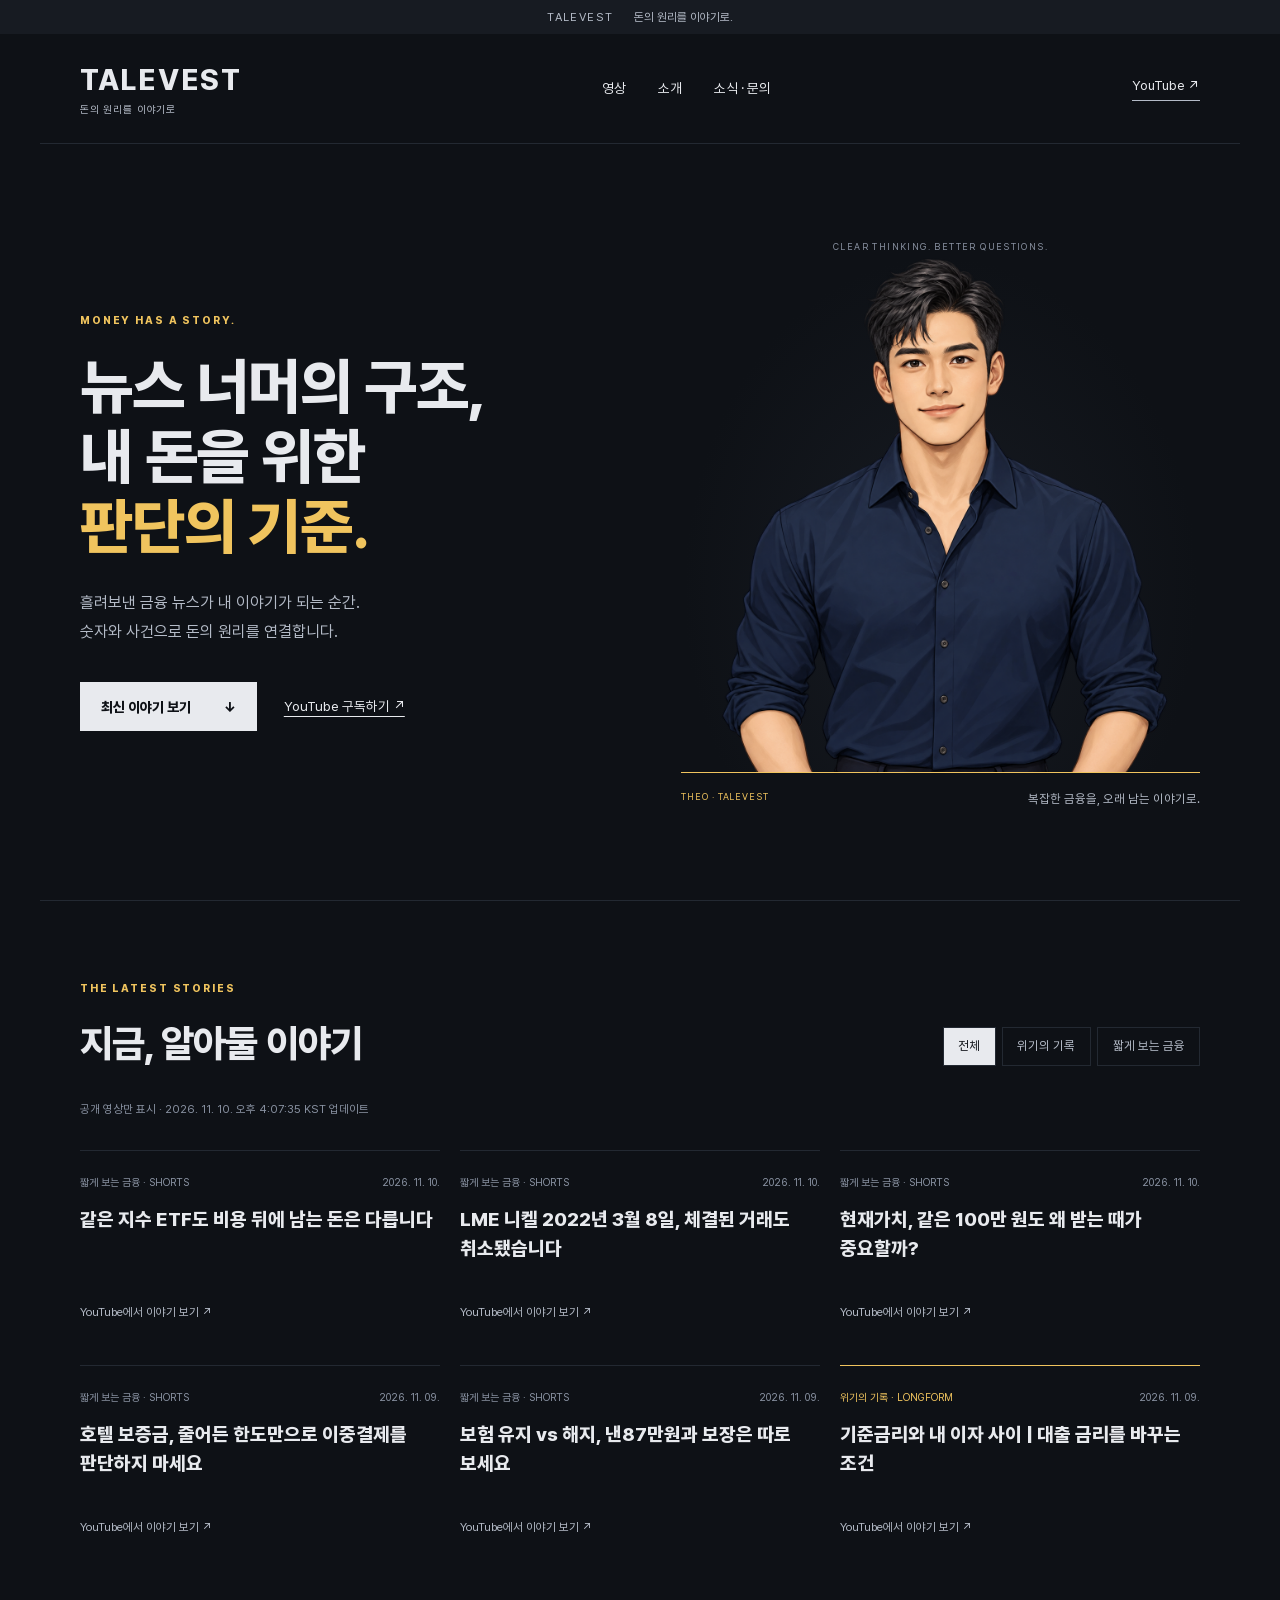
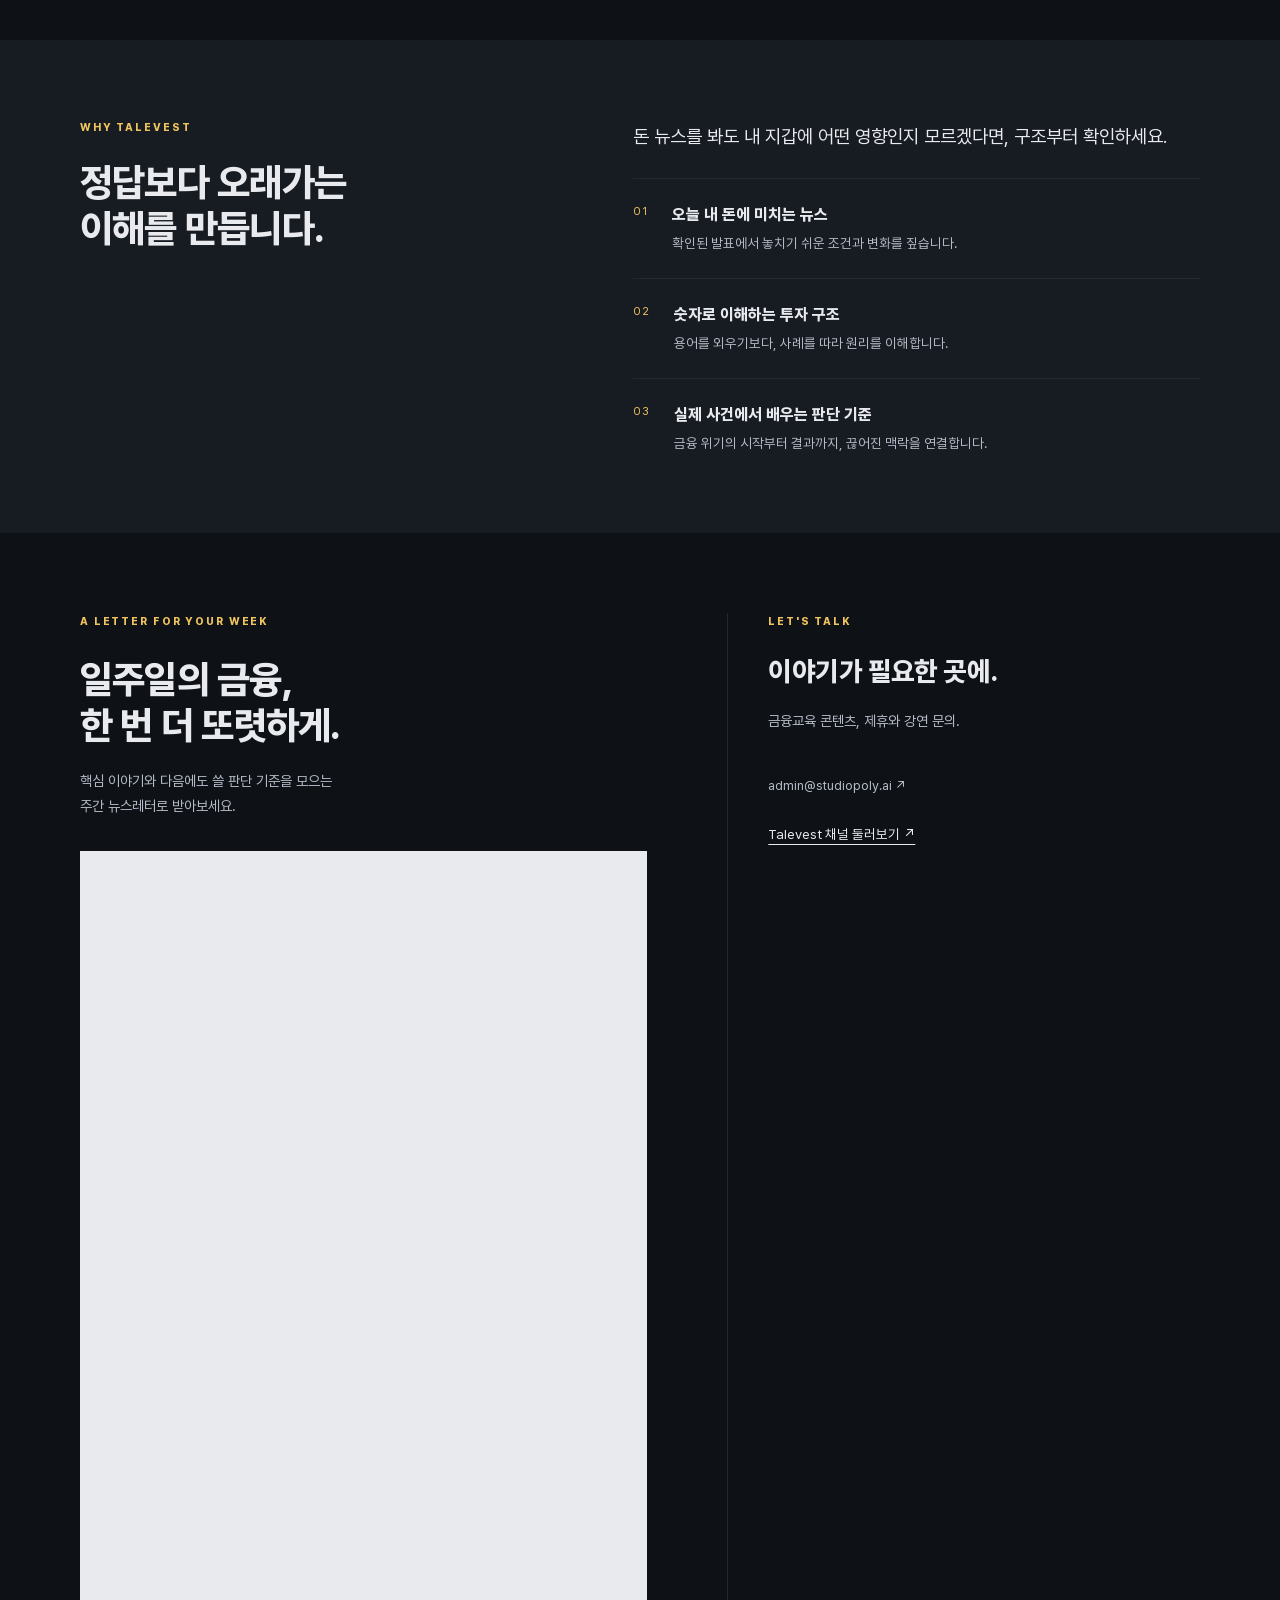
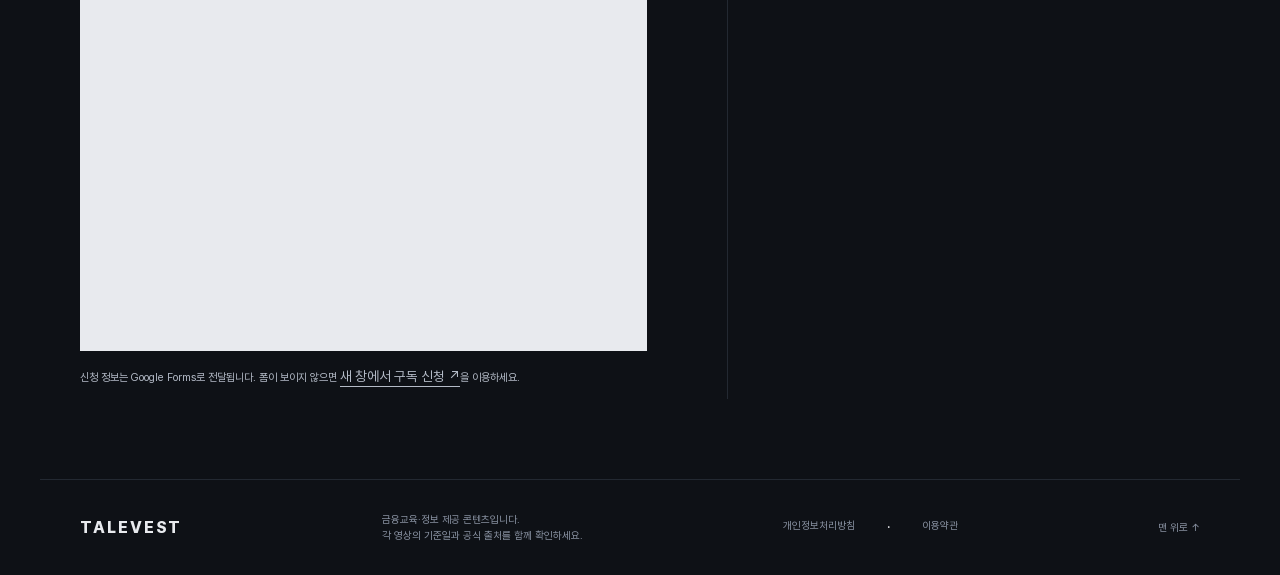
<file: index.html>
<!doctype html>
<html lang="ko">
<head>
<meta charset="utf-8"><meta name="viewport" content="width=device-width,initial-scale=1">
<meta name="description" content="오늘 내 돈에 미치는 뉴스, 숫자로 이해하는 투자 구조. Talevest에서 돈의 원리를 이야기로 만나세요.">
<title>Talevest — 돈의 원리를 이야기로</title>
<link rel="stylesheet" href="brand.css"><link rel="stylesheet" href="styles.css"><script src="app.js" defer></script>
</head>
<body>
<a class="skip" href="#main">본문으로 이동</a>
<div class="preview-note">TALEVEST <span>돈의 원리를 이야기로.</span></div>
<header class="shell header"><a class="wordmark" href="#" aria-label="Talevest 홈">TALEVEST<span>돈의 원리를 이야기로</span></a><nav aria-label="주요 메뉴"><a href="#stories">영상</a><a href="#about">소개</a><a href="#connect">소식 · 문의</a></nav><a class="text-link" href="https://www.youtube.com/channel/UCcZuOr9wmqGxqaGVIwrTqGA" target="_blank" rel="noopener">YouTube ↗</a></header>
<main id="main">
<section class="shell hero" aria-labelledby="hero-title"><div class="hero-copy"><p class="eyebrow">MONEY HAS A STORY.</p><h1 id="hero-title">뉴스 너머의 구조,<br>내 돈을 위한<br><em>판단의 기준.</em></h1><p class="hero-intro">흘려보낸 금융 뉴스가 내 이야기가 되는 순간.<br>숫자와 사건으로 돈의 원리를 연결합니다.</p><div class="hero-actions"><a class="button" href="#stories">최신 이야기 보기 <span>↓</span></a><a class="quiet-link" href="https://www.youtube.com/channel/UCcZuOr9wmqGxqaGVIwrTqGA?sub_confirmation=1" target="_blank" rel="noopener">YouTube 구독하기 ↗</a></div></div><div class="hero-art"><span class="art-overline">CLEAR THINKING. BETTER QUESTIONS.</span><div class="portrait"><img src="assets/theo.png" alt="테오 · Talevest 브랜드 캐릭터" width="1254" height="1254"></div><p class="art-caption"><span>THEO · TALEVEST</span>복잡한 금융을, 오래 남는 이야기로.</p></div></section>
<section class="shell stories" id="stories" aria-labelledby="stories-title"><div class="section-heading"><div><p class="eyebrow">THE LATEST STORIES</p><h2 id="stories-title">지금, 알아둘 이야기</h2></div><div class="filters" role="group" aria-label="영상 유형"><button type="button" data-filter="all" aria-pressed="true">전체</button><button type="button" data-filter="longform" aria-pressed="false">위기의 기록</button><button type="button" data-filter="shorts" aria-pressed="false">짧게 보는 금융</button></div></div><p id="data-state" class="data-state" role="status">최신 공개 영상을 불러오고 있습니다.</p><div id="video-list" class="video-list"></div><noscript><p>최신 영상 목록에는 자바스크립트가 필요합니다. <a href="https://www.youtube.com/channel/UCcZuOr9wmqGxqaGVIwrTqGA">YouTube 채널에서 보기</a></p></noscript></section>
<section class="about" id="about"><div class="shell about-grid"><div><p class="eyebrow">WHY TALEVEST</p><h2>정답보다 오래가는<br>이해를 만듭니다.</h2></div><div><p class="about-lead">돈 뉴스를 봐도 내 지갑에 어떤 영향인지 모르겠다면, 구조부터 확인하세요.</p><div class="principles"><article><span>01</span><div><h3>오늘 내 돈에 미치는 뉴스</h3><p>확인된 발표에서 놓치기 쉬운 조건과 변화를 짚습니다.</p></div></article><article><span>02</span><div><h3>숫자로 이해하는 투자 구조</h3><p>용어를 외우기보다, 사례를 따라 원리를 이해합니다.</p></div></article><article><span>03</span><div><h3>실제 사건에서 배우는 판단 기준</h3><p>금융 위기의 시작부터 결과까지, 끊어진 맥락을 연결합니다.</p></div></article></div></div></div></section>
<section class="shell connect" id="connect"><div class="newsletter" id="newsletter"><p class="eyebrow">A LETTER FOR YOUR WEEK</p><h2>일주일의 금융,<br>한 번 더 또렷하게.</h2><p>핵심 이야기와 다음에도 쓸 판단 기준을 모으는<br>주간 뉴스레터로 받아보세요.</p><div id="newsletter-form"><iframe class="newsletter-frame" src="https://docs.google.com/forms/d/e/1FAIpQLScybMjOJFyUO29wd5J_2V7JvO6Et8xN9CkSyfPNmwyq5ZN5XQ/viewform?embedded=true" title="Talevest 뉴스레터 구독 신청" loading="lazy" referrerpolicy="strict-origin-when-cross-origin">불러오는 중…</iframe><p class="small">신청 정보는 Google Forms로 전달됩니다. 폼이 보이지 않으면 <a class="quiet-link" href="https://docs.google.com/forms/d/e/1FAIpQLScybMjOJFyUO29wd5J_2V7JvO6Et8xN9CkSyfPNmwyq5ZN5XQ/viewform" target="_blank" rel="noopener">새 창에서 구독 신청 ↗</a>을 이용하세요.</p></div></div><div class="business"><p class="eyebrow">LET'S TALK</p><h2>이야기가 필요한 곳에.</h2><p>금융교육 콘텐츠, 제휴와 강연 문의.</p><p class="contact-status"><a href="mailto:admin@studiopoly.ai">admin@studiopoly.ai ↗</a></p><a class="quiet-link" href="https://www.youtube.com/channel/UCcZuOr9wmqGxqaGVIwrTqGA" target="_blank" rel="noopener">Talevest 채널 둘러보기 ↗</a></div></section>
</main><footer class="shell footer"><span class="footer-brand">TALEVEST</span><p>금융교육·정보 제공 콘텐츠입니다.<br>각 영상의 기준일과 공식 출처를 함께 확인하세요.</p><nav aria-label="정책 안내"><a href="/privacy/">개인정보처리방침</a> · <a href="/terms/">이용약관</a></nav><a href="#main">맨 위로 ↑</a></footer>
</body></html>
</file>
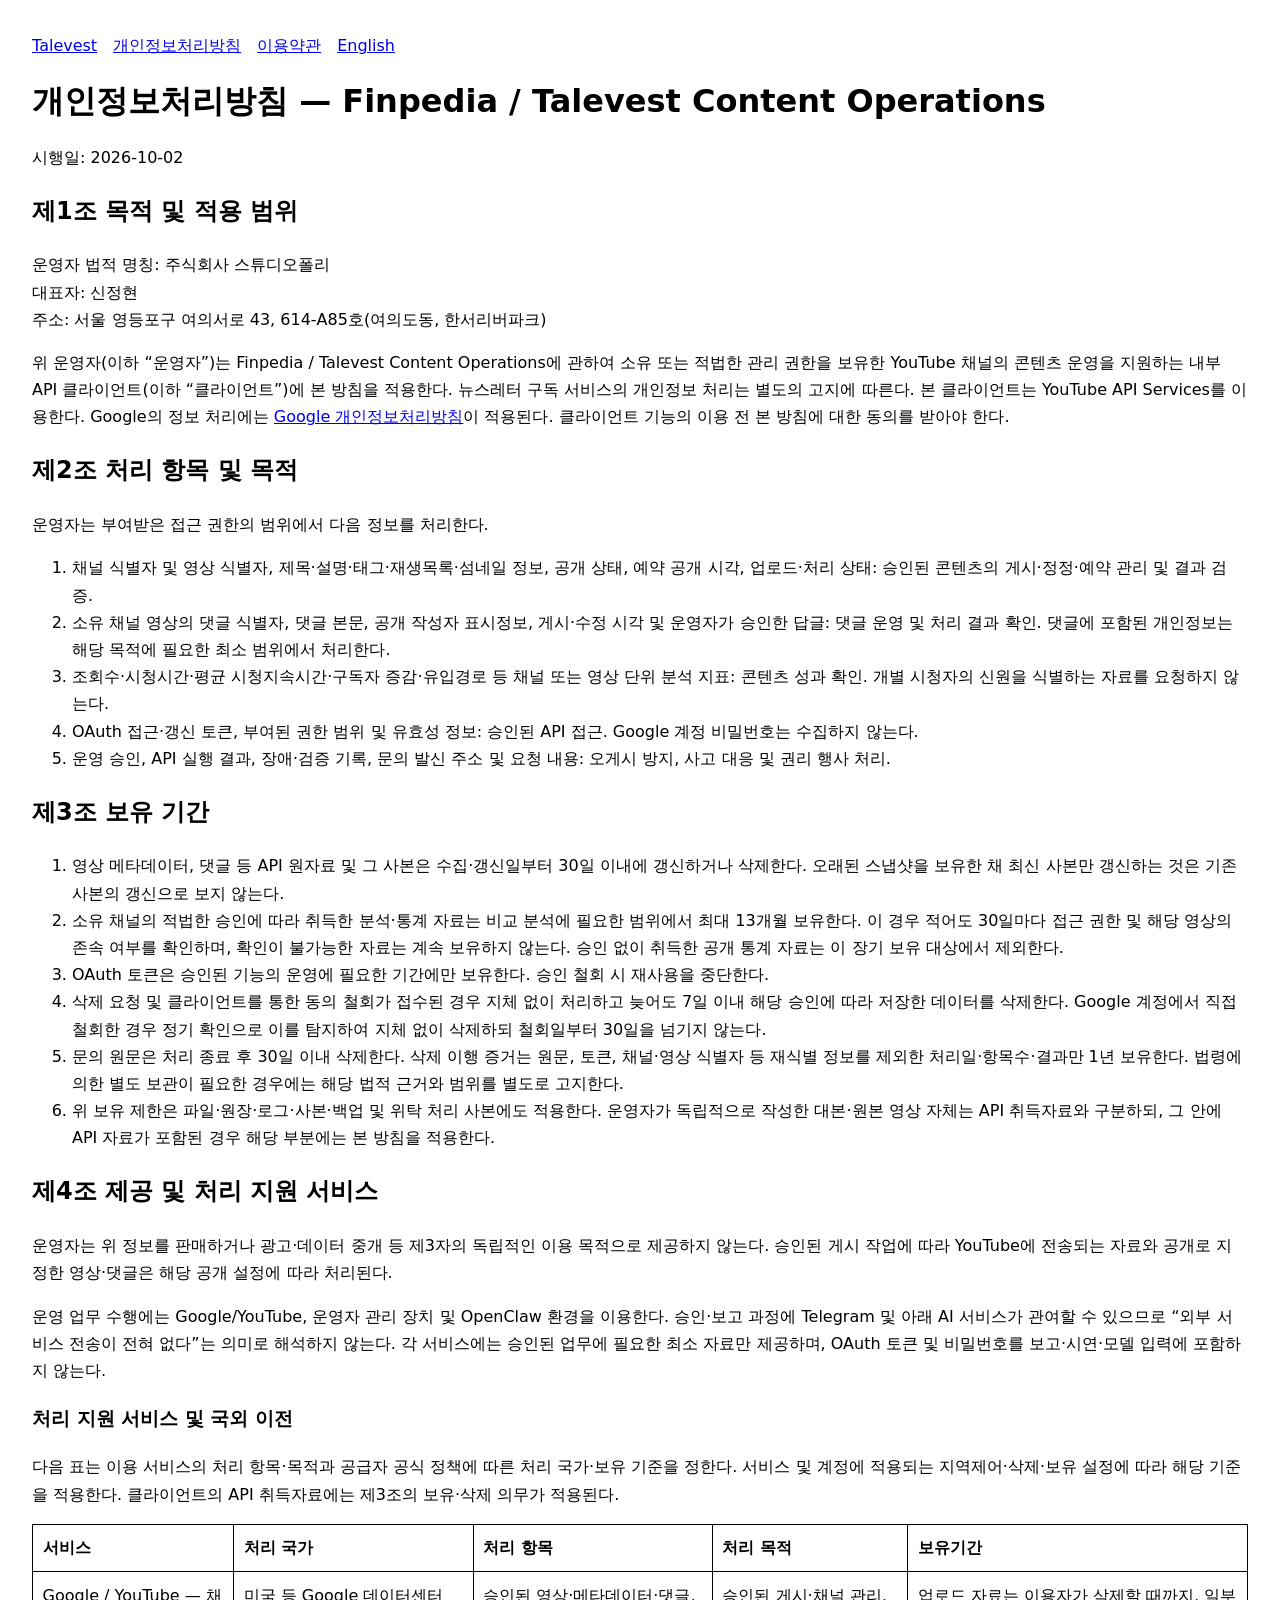
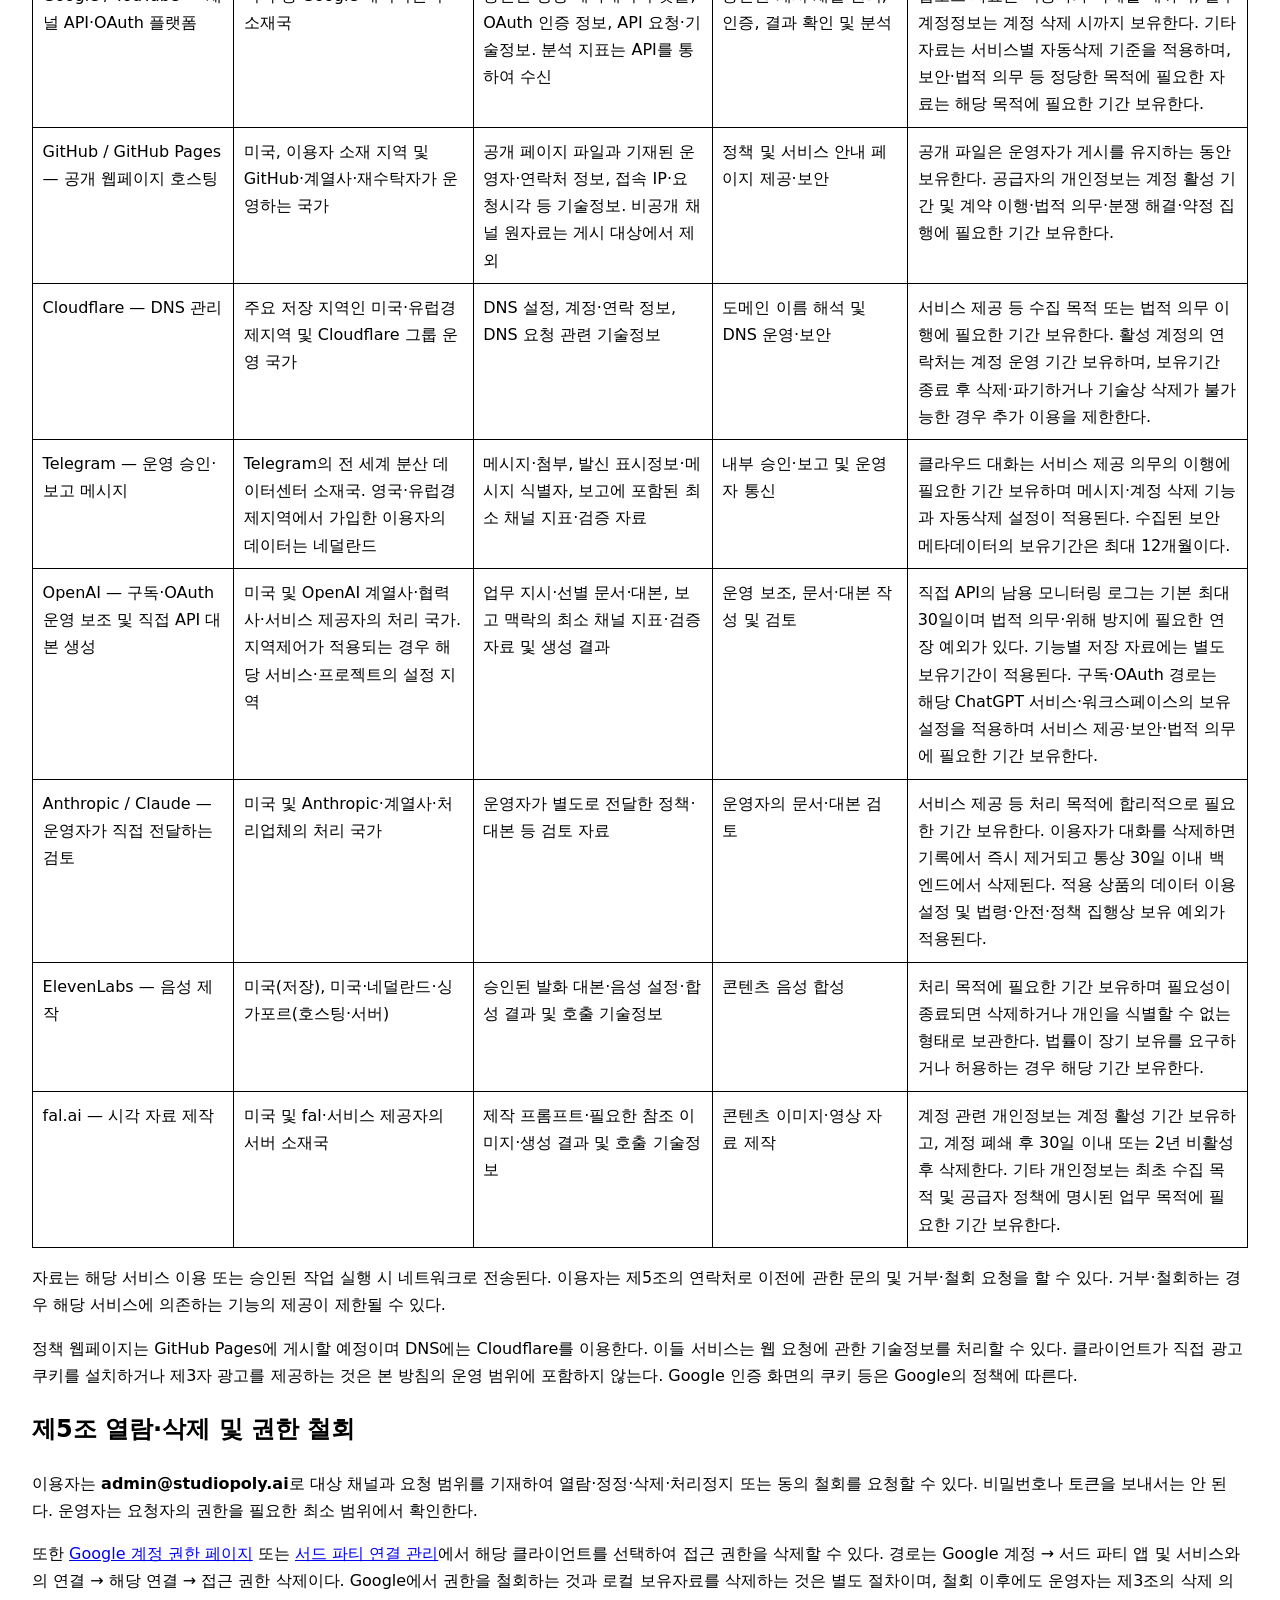
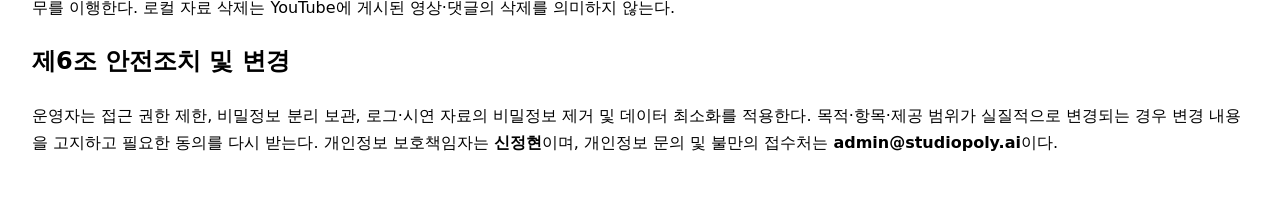
<file: privacy/index.html>
<!doctype html>
<html lang="ko"><head><meta charset="utf-8"><meta name="viewport" content="width=device-width, initial-scale=1"><title>개인정보처리방침 — Finpedia / Talevest Content Operations</title><link rel="stylesheet" href="/brand.css"><style>body{font-family:system-ui,sans-serif;line-height:1.7;margin:0}main{max-width:80rem;margin:auto;padding:2rem}nav{display:flex;gap:1rem;flex-wrap:wrap}h1{line-height:1.3}.table-scroll{overflow-x:auto}table{border-collapse:collapse;width:100%}th,td{border:1px solid currentColor;padding:.6rem;vertical-align:top;text-align:left}td{min-width:10rem}a{overflow-wrap:anywhere}</style></head><body><main><nav aria-label="Policy navigation"><a href="/">Talevest</a><a href="/privacy/">개인정보처리방침</a><a href="/terms/">이용약관</a><a href="/privacy/en/">English</a></nav>
<h1>개인정보처리방침 — Finpedia / Talevest Content Operations</h1>
<p>시행일: 2026-10-02</p>
<h2>제1조 목적 및 적용 범위</h2>
<p>운영자 법적 명칭: 주식회사 스튜디오폴리<br>대표자: 신정현<br>주소: 서울 영등포구 여의서로 43, 614-A85호(여의도동, 한서리버파크)</p>
<p>위 운영자(이하 “운영자”)는 Finpedia / Talevest Content Operations에 관하여 소유 또는 적법한 관리 권한을 보유한 YouTube 채널의 콘텐츠 운영을 지원하는 내부 API 클라이언트(이하 “클라이언트”)에 본 방침을 적용한다. 뉴스레터 구독 서비스의 개인정보 처리는 별도의 고지에 따른다. 본 클라이언트는 YouTube API Services를 이용한다. Google의 정보 처리에는 <a href="https://policies.google.com/privacy">Google 개인정보처리방침</a>이 적용된다. 클라이언트 기능의 이용 전 본 방침에 대한 동의를 받아야 한다.</p>
<h2>제2조 처리 항목 및 목적</h2>
<p>운영자는 부여받은 접근 권한의 범위에서 다음 정보를 처리한다.</p>
<ol><li>채널 식별자 및 영상 식별자, 제목·설명·태그·재생목록·섬네일 정보, 공개 상태, 예약 공개 시각, 업로드·처리 상태: 승인된 콘텐츠의 게시·정정·예약 관리 및 결과 검증.</li><li>소유 채널 영상의 댓글 식별자, 댓글 본문, 공개 작성자 표시정보, 게시·수정 시각 및 운영자가 승인한 답글: 댓글 운영 및 처리 결과 확인. 댓글에 포함된 개인정보는 해당 목적에 필요한 최소 범위에서 처리한다.</li><li>조회수·시청시간·평균 시청지속시간·구독자 증감·유입경로 등 채널 또는 영상 단위 분석 지표: 콘텐츠 성과 확인. 개별 시청자의 신원을 식별하는 자료를 요청하지 않는다.</li><li>OAuth 접근·갱신 토큰, 부여된 권한 범위 및 유효성 정보: 승인된 API 접근. Google 계정 비밀번호는 수집하지 않는다.</li><li>운영 승인, API 실행 결과, 장애·검증 기록, 문의 발신 주소 및 요청 내용: 오게시 방지, 사고 대응 및 권리 행사 처리.</li></ol>
<h2>제3조 보유 기간</h2>
<ol><li>영상 메타데이터, 댓글 등 API 원자료 및 그 사본은 수집·갱신일부터 30일 이내에 갱신하거나 삭제한다. 오래된 스냅샷을 보유한 채 최신 사본만 갱신하는 것은 기존 사본의 갱신으로 보지 않는다.</li><li>소유 채널의 적법한 승인에 따라 취득한 분석·통계 자료는 비교 분석에 필요한 범위에서 최대 13개월 보유한다. 이 경우 적어도 30일마다 접근 권한 및 해당 영상의 존속 여부를 확인하며, 확인이 불가능한 자료는 계속 보유하지 않는다. 승인 없이 취득한 공개 통계 자료는 이 장기 보유 대상에서 제외한다.</li><li>OAuth 토큰은 승인된 기능의 운영에 필요한 기간에만 보유한다. 승인 철회 시 재사용을 중단한다.</li><li>삭제 요청 및 클라이언트를 통한 동의 철회가 접수된 경우 지체 없이 처리하고 늦어도 7일 이내 해당 승인에 따라 저장한 데이터를 삭제한다. Google 계정에서 직접 철회한 경우 정기 확인으로 이를 탐지하여 지체 없이 삭제하되 철회일부터 30일을 넘기지 않는다.</li><li>문의 원문은 처리 종료 후 30일 이내 삭제한다. 삭제 이행 증거는 원문, 토큰, 채널·영상 식별자 등 재식별 정보를 제외한 처리일·항목수·결과만 1년 보유한다. 법령에 의한 별도 보관이 필요한 경우에는 해당 법적 근거와 범위를 별도로 고지한다.</li><li>위 보유 제한은 파일·원장·로그·사본·백업 및 위탁 처리 사본에도 적용한다. 운영자가 독립적으로 작성한 대본·원본 영상 자체는 API 취득자료와 구분하되, 그 안에 API 자료가 포함된 경우 해당 부분에는 본 방침을 적용한다.</li></ol>
<h2>제4조 제공 및 처리 지원 서비스</h2>
<p>운영자는 위 정보를 판매하거나 광고·데이터 중개 등 제3자의 독립적인 이용 목적으로 제공하지 않는다. 승인된 게시 작업에 따라 YouTube에 전송되는 자료와 공개로 지정한 영상·댓글은 해당 공개 설정에 따라 처리된다.</p>
<p>운영 업무 수행에는 Google/YouTube, 운영자 관리 장치 및 OpenClaw 환경을 이용한다. 승인·보고 과정에 Telegram 및 아래 AI 서비스가 관여할 수 있으므로 “외부 서비스 전송이 전혀 없다”는 의미로 해석하지 않는다. 각 서비스에는 승인된 업무에 필요한 최소 자료만 제공하며, OAuth 토큰 및 비밀번호를 보고·시연·모델 입력에 포함하지 않는다.</p>
<h3>처리 지원 서비스 및 국외 이전</h3>
<p>다음 표는 이용 서비스의 처리 항목·목적과 공급자 공식 정책에 따른 처리 국가·보유 기준을 정한다. 서비스 및 계정에 적용되는 지역제어·삭제·보유 설정에 따라 해당 기준을 적용한다. 클라이언트의 API 취득자료에는 제3조의 보유·삭제 의무가 적용된다.</p>
<div class="table-scroll"><table><thead><tr><th scope="col">서비스</th><th scope="col">처리 국가</th><th scope="col">처리 항목</th><th scope="col">처리 목적</th><th scope="col">보유기간</th></tr></thead><tbody><tr><td>Google / YouTube — 채널 API·OAuth 플랫폼</td><td>미국 등 Google 데이터센터 소재국</td><td>승인된 영상·메타데이터·댓글, OAuth 인증 정보, API 요청·기술정보. 분석 지표는 API를 통하여 수신</td><td>승인된 게시·채널 관리, 인증, 결과 확인 및 분석</td><td>업로드 자료는 이용자가 삭제할 때까지, 일부 계정정보는 계정 삭제 시까지 보유한다. 기타 자료는 서비스별 자동삭제 기준을 적용하며, 보안·법적 의무 등 정당한 목적에 필요한 자료는 해당 목적에 필요한 기간 보유한다.</td></tr><tr><td>GitHub / GitHub Pages — 공개 웹페이지 호스팅</td><td>미국, 이용자 소재 지역 및 GitHub·계열사·재수탁자가 운영하는 국가</td><td>공개 페이지 파일과 기재된 운영자·연락처 정보, 접속 IP·요청시각 등 기술정보. 비공개 채널 원자료는 게시 대상에서 제외</td><td>정책 및 서비스 안내 페이지 제공·보안</td><td>공개 파일은 운영자가 게시를 유지하는 동안 보유한다. 공급자의 개인정보는 계정 활성 기간 및 계약 이행·법적 의무·분쟁 해결·약정 집행에 필요한 기간 보유한다.</td></tr><tr><td>Cloudflare — DNS 관리</td><td>주요 저장 지역인 미국·유럽경제지역 및 Cloudflare 그룹 운영 국가</td><td>DNS 설정, 계정·연락 정보, DNS 요청 관련 기술정보</td><td>도메인 이름 해석 및 DNS 운영·보안</td><td>서비스 제공 등 수집 목적 또는 법적 의무 이행에 필요한 기간 보유한다. 활성 계정의 연락처는 계정 운영 기간 보유하며, 보유기간 종료 후 삭제·파기하거나 기술상 삭제가 불가능한 경우 추가 이용을 제한한다.</td></tr><tr><td>Telegram — 운영 승인·보고 메시지</td><td>Telegram의 전 세계 분산 데이터센터 소재국. 영국·유럽경제지역에서 가입한 이용자의 데이터는 네덜란드</td><td>메시지·첨부, 발신 표시정보·메시지 식별자, 보고에 포함된 최소 채널 지표·검증 자료</td><td>내부 승인·보고 및 운영자 통신</td><td>클라우드 대화는 서비스 제공 의무의 이행에 필요한 기간 보유하며 메시지·계정 삭제 기능과 자동삭제 설정이 적용된다. 수집된 보안 메타데이터의 보유기간은 최대 12개월이다.</td></tr><tr><td>OpenAI — 구독·OAuth 운영 보조 및 직접 API 대본 생성</td><td>미국 및 OpenAI 계열사·협력사·서비스 제공자의 처리 국가. 지역제어가 적용되는 경우 해당 서비스·프로젝트의 설정 지역</td><td>업무 지시·선별 문서·대본, 보고 맥락의 최소 채널 지표·검증 자료 및 생성 결과</td><td>운영 보조, 문서·대본 작성 및 검토</td><td>직접 API의 남용 모니터링 로그는 기본 최대 30일이며 법적 의무·위해 방지에 필요한 연장 예외가 있다. 기능별 저장 자료에는 별도 보유기간이 적용된다. 구독·OAuth 경로는 해당 ChatGPT 서비스·워크스페이스의 보유 설정을 적용하며 서비스 제공·보안·법적 의무에 필요한 기간 보유한다.</td></tr><tr><td>Anthropic / Claude — 운영자가 직접 전달하는 검토</td><td>미국 및 Anthropic·계열사·처리업체의 처리 국가</td><td>운영자가 별도로 전달한 정책·대본 등 검토 자료</td><td>운영자의 문서·대본 검토</td><td>서비스 제공 등 처리 목적에 합리적으로 필요한 기간 보유한다. 이용자가 대화를 삭제하면 기록에서 즉시 제거되고 통상 30일 이내 백엔드에서 삭제된다. 적용 상품의 데이터 이용 설정 및 법령·안전·정책 집행상 보유 예외가 적용된다.</td></tr><tr><td>ElevenLabs — 음성 제작</td><td>미국(저장), 미국·네덜란드·싱가포르(호스팅·서버)</td><td>승인된 발화 대본·음성 설정·합성 결과 및 호출 기술정보</td><td>콘텐츠 음성 합성</td><td>처리 목적에 필요한 기간 보유하며 필요성이 종료되면 삭제하거나 개인을 식별할 수 없는 형태로 보관한다. 법률이 장기 보유를 요구하거나 허용하는 경우 해당 기간 보유한다.</td></tr><tr><td>fal.ai — 시각 자료 제작</td><td>미국 및 fal·서비스 제공자의 서버 소재국</td><td>제작 프롬프트·필요한 참조 이미지·생성 결과 및 호출 기술정보</td><td>콘텐츠 이미지·영상 자료 제작</td><td>계정 관련 개인정보는 계정 활성 기간 보유하고, 계정 폐쇄 후 30일 이내 또는 2년 비활성 후 삭제한다. 기타 개인정보는 최초 수집 목적 및 공급자 정책에 명시된 업무 목적에 필요한 기간 보유한다.</td></tr></tbody></table></div>
<p>자료는 해당 서비스 이용 또는 승인된 작업 실행 시 네트워크로 전송된다. 이용자는 제5조의 연락처로 이전에 관한 문의 및 거부·철회 요청을 할 수 있다. 거부·철회하는 경우 해당 서비스에 의존하는 기능의 제공이 제한될 수 있다.</p>
<p>정책 웹페이지는 GitHub Pages에 게시할 예정이며 DNS에는 Cloudflare를 이용한다. 이들 서비스는 웹 요청에 관한 기술정보를 처리할 수 있다. 클라이언트가 직접 광고 쿠키를 설치하거나 제3자 광고를 제공하는 것은 본 방침의 운영 범위에 포함하지 않는다. Google 인증 화면의 쿠키 등은 Google의 정책에 따른다.</p>
<h2>제5조 열람·삭제 및 권한 철회</h2>
<p>이용자는 <strong>admin@studiopoly.ai</strong>로 대상 채널과 요청 범위를 기재하여 열람·정정·삭제·처리정지 또는 동의 철회를 요청할 수 있다. 비밀번호나 토큰을 보내서는 안 된다. 운영자는 요청자의 권한을 필요한 최소 범위에서 확인한다.</p>
<p>또한 <a href="https://security.google.com/settings/security/permissions">Google 계정 권한 페이지</a> 또는 <a href="https://myaccount.google.com/connections">서드 파티 연결 관리</a>에서 해당 클라이언트를 선택하여 접근 권한을 삭제할 수 있다. 경로는 Google 계정 → 서드 파티 앱 및 서비스와의 연결 → 해당 연결 → 접근 권한 삭제이다. Google에서 권한을 철회하는 것과 로컬 보유자료를 삭제하는 것은 별도 절차이며, 철회 이후에도 운영자는 제3조의 삭제 의무를 이행한다. 로컬 자료 삭제는 YouTube에 게시된 영상·댓글의 삭제를 의미하지 않는다.</p>
<h2>제6조 안전조치 및 변경</h2>
<p>운영자는 접근 권한 제한, 비밀정보 분리 보관, 로그·시연 자료의 비밀정보 제거 및 데이터 최소화를 적용한다. 목적·항목·제공 범위가 실질적으로 변경되는 경우 변경 내용을 고지하고 필요한 동의를 다시 받는다. 개인정보 보호책임자는 <strong>신정현</strong>이며, 개인정보 문의 및 불만의 접수처는 <strong>admin@studiopoly.ai</strong>이다.</p>
</main></body></html>
</file>
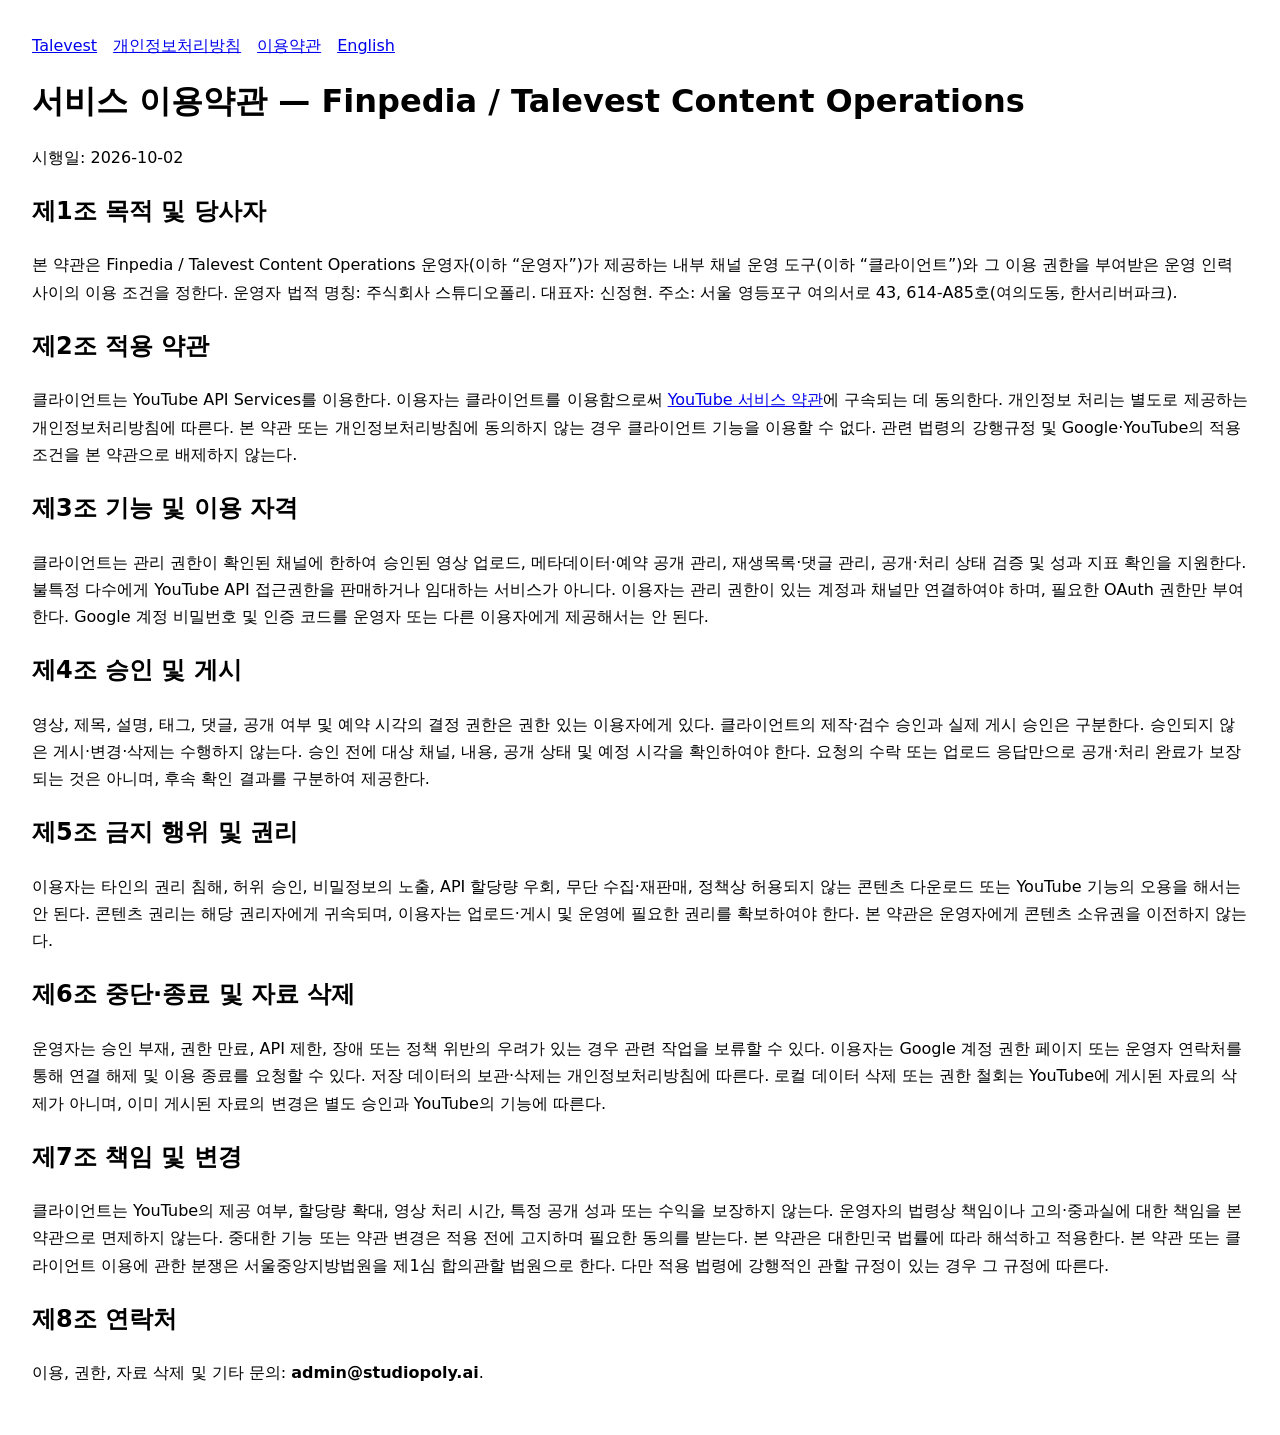
<file: terms/index.html>
<!doctype html>
<html lang="ko"><head><meta charset="utf-8"><meta name="viewport" content="width=device-width, initial-scale=1"><title>서비스 이용약관 — Finpedia / Talevest Content Operations</title><link rel="stylesheet" href="/brand.css"><style>body{font-family:system-ui,sans-serif;line-height:1.7;margin:0}main{max-width:80rem;margin:auto;padding:2rem}nav{display:flex;gap:1rem;flex-wrap:wrap}h1{line-height:1.3}.table-scroll{overflow-x:auto}table{border-collapse:collapse;width:100%}th,td{border:1px solid currentColor;padding:.6rem;vertical-align:top;text-align:left}td{min-width:10rem}a{overflow-wrap:anywhere}</style></head><body><main><nav aria-label="Policy navigation"><a href="/">Talevest</a><a href="/privacy/">개인정보처리방침</a><a href="/terms/">이용약관</a><a href="/terms/en/">English</a></nav>
<h1>서비스 이용약관 — Finpedia / Talevest Content Operations</h1>
<p>시행일: 2026-10-02</p>
<h2>제1조 목적 및 당사자</h2>
<p>본 약관은 Finpedia / Talevest Content Operations 운영자(이하 “운영자”)가 제공하는 내부 채널 운영 도구(이하 “클라이언트”)와 그 이용 권한을 부여받은 운영 인력 사이의 이용 조건을 정한다. 운영자 법적 명칭: 주식회사 스튜디오폴리. 대표자: 신정현. 주소: 서울 영등포구 여의서로 43, 614-A85호(여의도동, 한서리버파크).</p>
<h2>제2조 적용 약관</h2>
<p>클라이언트는 YouTube API Services를 이용한다. 이용자는 클라이언트를 이용함으로써 <a href="https://www.youtube.com/t/terms">YouTube 서비스 약관</a>에 구속되는 데 동의한다. 개인정보 처리는 별도로 제공하는 개인정보처리방침에 따른다. 본 약관 또는 개인정보처리방침에 동의하지 않는 경우 클라이언트 기능을 이용할 수 없다. 관련 법령의 강행규정 및 Google·YouTube의 적용 조건을 본 약관으로 배제하지 않는다.</p>
<h2>제3조 기능 및 이용 자격</h2>
<p>클라이언트는 관리 권한이 확인된 채널에 한하여 승인된 영상 업로드, 메타데이터·예약 공개 관리, 재생목록·댓글 관리, 공개·처리 상태 검증 및 성과 지표 확인을 지원한다. 불특정 다수에게 YouTube API 접근권한을 판매하거나 임대하는 서비스가 아니다. 이용자는 관리 권한이 있는 계정과 채널만 연결하여야 하며, 필요한 OAuth 권한만 부여한다. Google 계정 비밀번호 및 인증 코드를 운영자 또는 다른 이용자에게 제공해서는 안 된다.</p>
<h2>제4조 승인 및 게시</h2>
<p>영상, 제목, 설명, 태그, 댓글, 공개 여부 및 예약 시각의 결정 권한은 권한 있는 이용자에게 있다. 클라이언트의 제작·검수 승인과 실제 게시 승인은 구분한다. 승인되지 않은 게시·변경·삭제는 수행하지 않는다. 승인 전에 대상 채널, 내용, 공개 상태 및 예정 시각을 확인하여야 한다. 요청의 수락 또는 업로드 응답만으로 공개·처리 완료가 보장되는 것은 아니며, 후속 확인 결과를 구분하여 제공한다.</p>
<h2>제5조 금지 행위 및 권리</h2>
<p>이용자는 타인의 권리 침해, 허위 승인, 비밀정보의 노출, API 할당량 우회, 무단 수집·재판매, 정책상 허용되지 않는 콘텐츠 다운로드 또는 YouTube 기능의 오용을 해서는 안 된다. 콘텐츠 권리는 해당 권리자에게 귀속되며, 이용자는 업로드·게시 및 운영에 필요한 권리를 확보하여야 한다. 본 약관은 운영자에게 콘텐츠 소유권을 이전하지 않는다.</p>
<h2>제6조 중단·종료 및 자료 삭제</h2>
<p>운영자는 승인 부재, 권한 만료, API 제한, 장애 또는 정책 위반의 우려가 있는 경우 관련 작업을 보류할 수 있다. 이용자는 Google 계정 권한 페이지 또는 운영자 연락처를 통해 연결 해제 및 이용 종료를 요청할 수 있다. 저장 데이터의 보관·삭제는 개인정보처리방침에 따른다. 로컬 데이터 삭제 또는 권한 철회는 YouTube에 게시된 자료의 삭제가 아니며, 이미 게시된 자료의 변경은 별도 승인과 YouTube의 기능에 따른다.</p>
<h2>제7조 책임 및 변경</h2>
<p>클라이언트는 YouTube의 제공 여부, 할당량 확대, 영상 처리 시간, 특정 공개 성과 또는 수익을 보장하지 않는다. 운영자의 법령상 책임이나 고의·중과실에 대한 책임을 본 약관으로 면제하지 않는다. 중대한 기능 또는 약관 변경은 적용 전에 고지하며 필요한 동의를 받는다. 본 약관은 대한민국 법률에 따라 해석하고 적용한다. 본 약관 또는 클라이언트 이용에 관한 분쟁은 서울중앙지방법원을 제1심 합의관할 법원으로 한다. 다만 적용 법령에 강행적인 관할 규정이 있는 경우 그 규정에 따른다.</p>
<h2>제8조 연락처</h2>
<p>이용, 권한, 자료 삭제 및 기타 문의: <strong>admin@studiopoly.ai</strong>.</p>
</main></body></html>
</file>
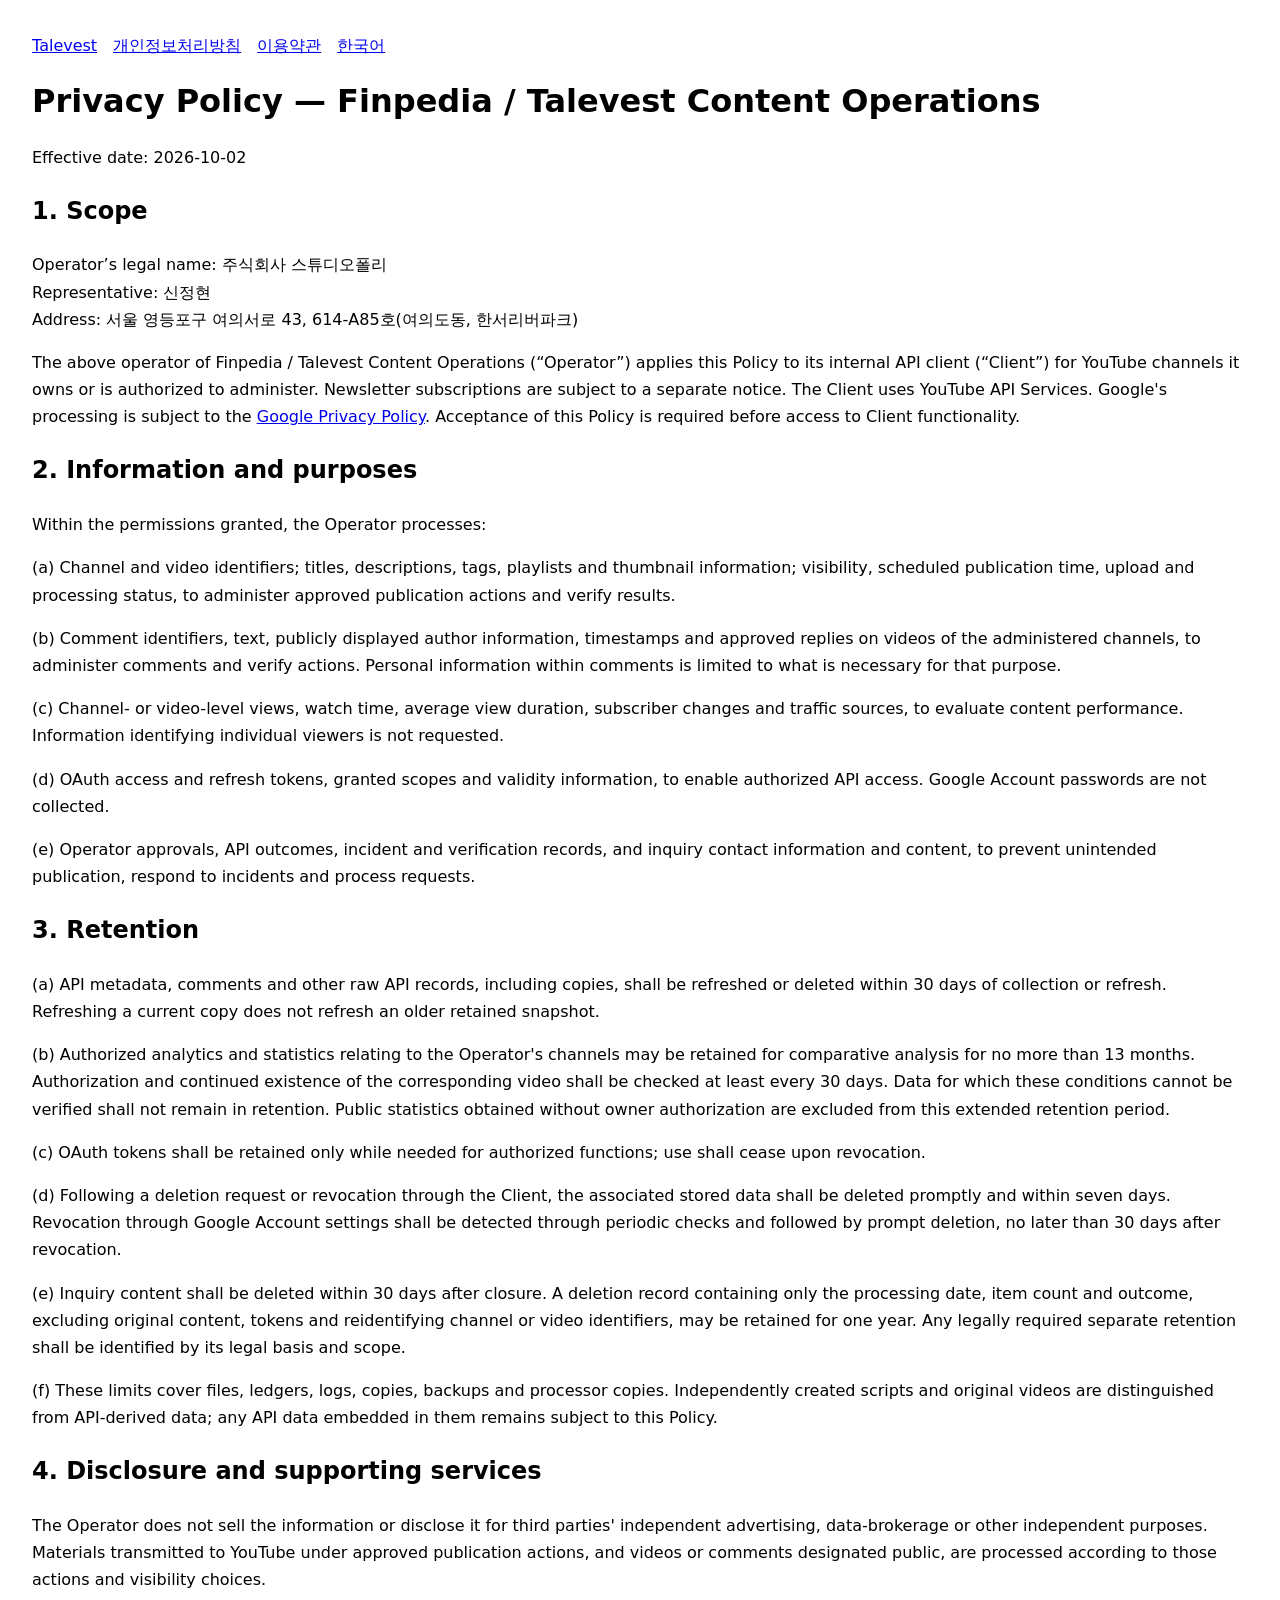
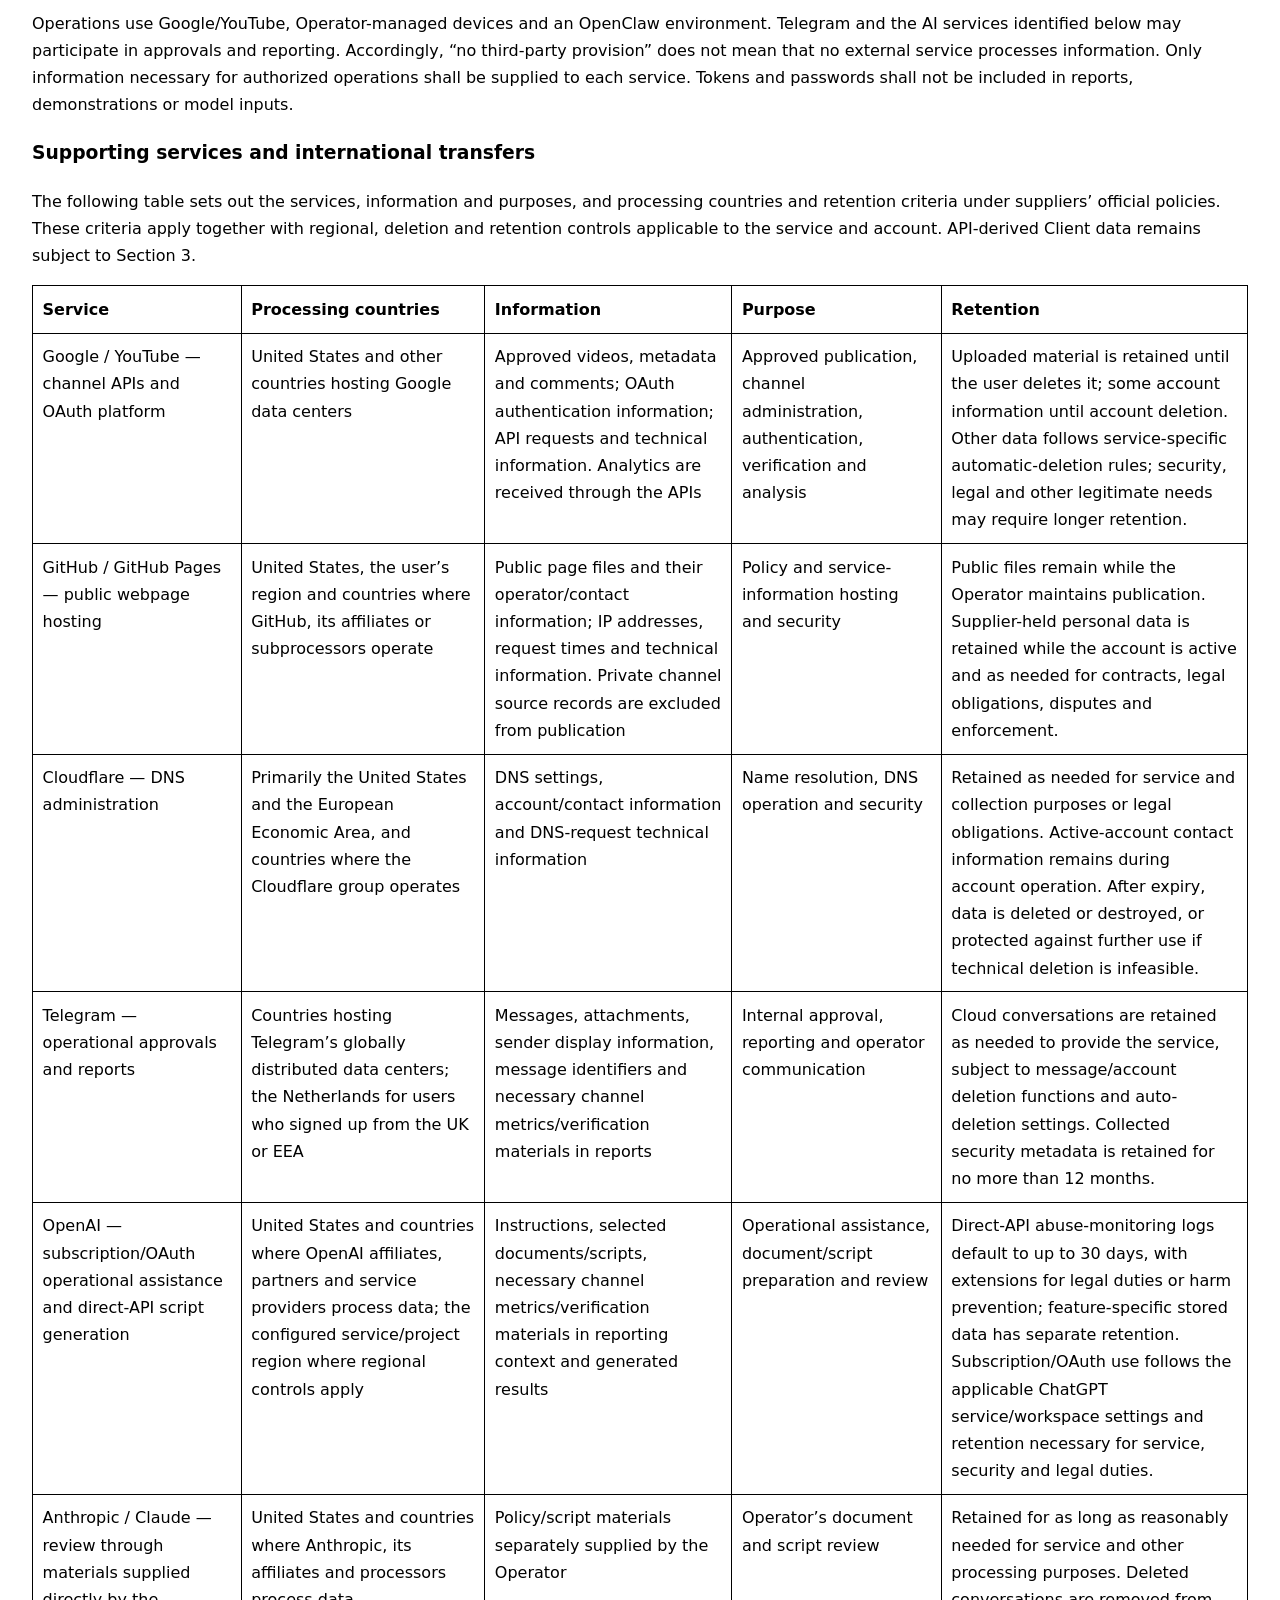
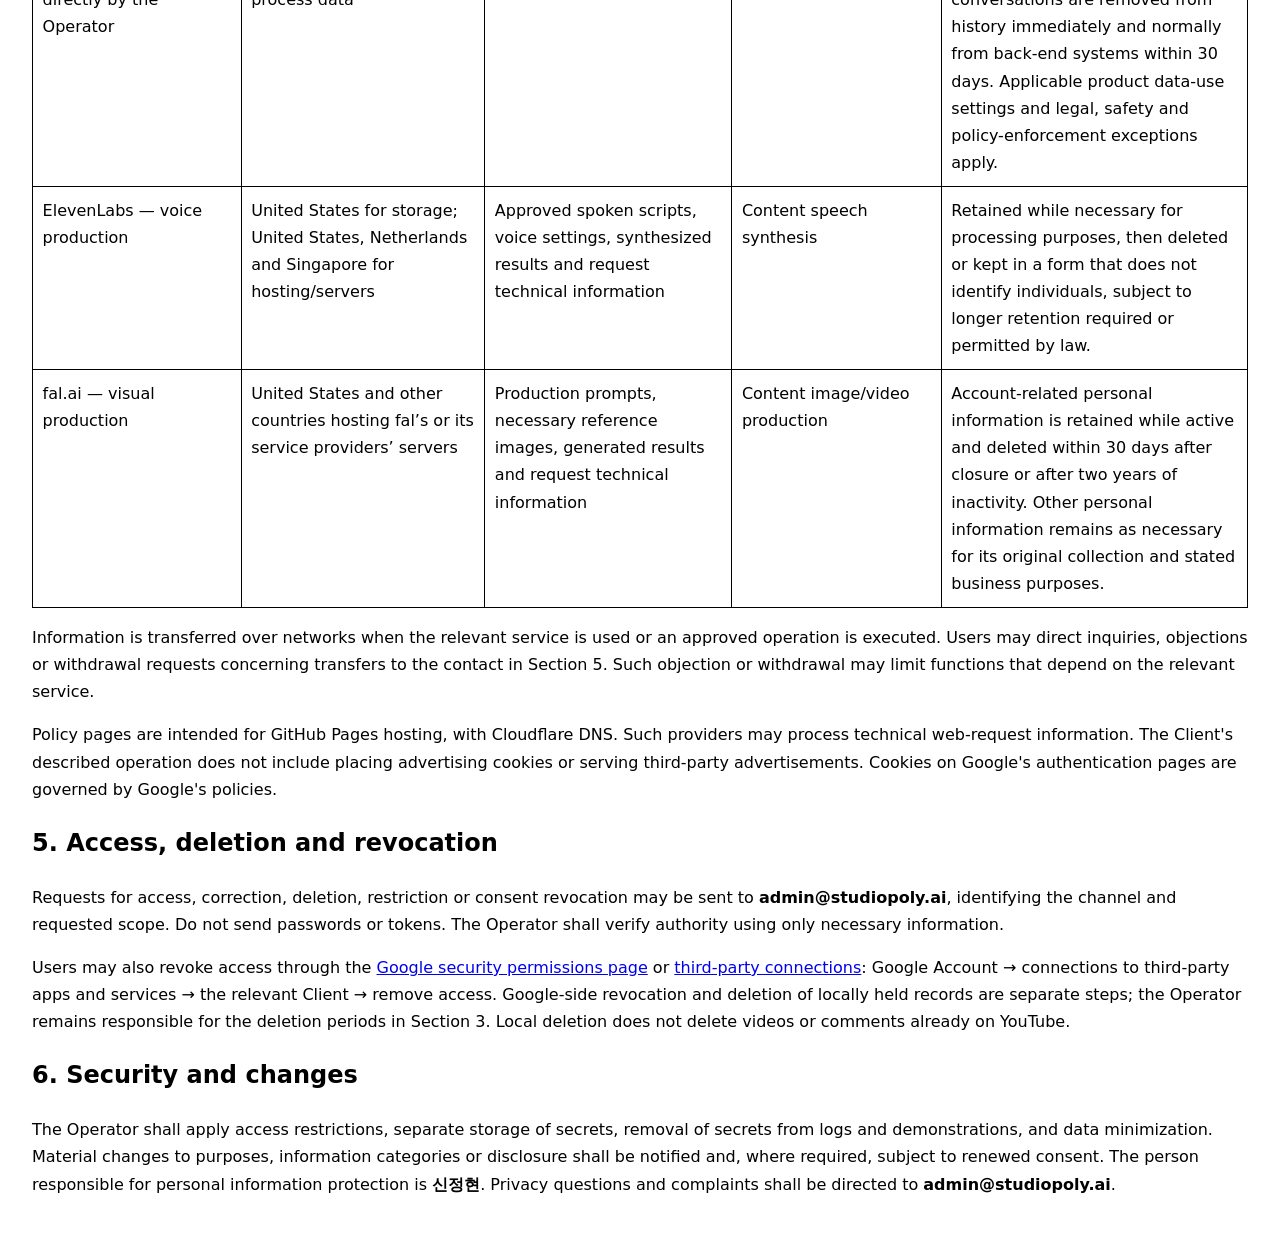
<file: privacy/en/index.html>
<!doctype html>
<html lang="en"><head><meta charset="utf-8"><meta name="viewport" content="width=device-width, initial-scale=1"><title>Privacy Policy — Finpedia / Talevest Content Operations</title><link rel="stylesheet" href="/brand.css"><style>body{font-family:system-ui,sans-serif;line-height:1.7;margin:0}main{max-width:80rem;margin:auto;padding:2rem}nav{display:flex;gap:1rem;flex-wrap:wrap}h1{line-height:1.3}.table-scroll{overflow-x:auto}table{border-collapse:collapse;width:100%}th,td{border:1px solid currentColor;padding:.6rem;vertical-align:top;text-align:left}td{min-width:10rem}a{overflow-wrap:anywhere}</style></head><body><main><nav aria-label="Policy navigation"><a href="/">Talevest</a><a href="/privacy/">개인정보처리방침</a><a href="/terms/">이용약관</a><a href="/privacy/">한국어</a></nav>
<h1>Privacy Policy — Finpedia / Talevest Content Operations</h1>
<p>Effective date: 2026-10-02</p>
<h2>1. Scope</h2>
<p>Operator’s legal name: 주식회사 스튜디오폴리<br>Representative: 신정현<br>Address: 서울 영등포구 여의서로 43, 614-A85호(여의도동, 한서리버파크)</p>
<p>The above operator of Finpedia / Talevest Content Operations (“Operator”) applies this Policy to its internal API client (“Client”) for YouTube channels it owns or is authorized to administer. Newsletter subscriptions are subject to a separate notice. The Client uses YouTube API Services. Google&#x27;s processing is subject to the <a href="https://policies.google.com/privacy">Google Privacy Policy</a>. Acceptance of this Policy is required before access to Client functionality.</p>
<h2>2. Information and purposes</h2>
<p>Within the permissions granted, the Operator processes:</p>
<p>(a) Channel and video identifiers; titles, descriptions, tags, playlists and thumbnail information; visibility, scheduled publication time, upload and processing status, to administer approved publication actions and verify results.</p>
<p>(b) Comment identifiers, text, publicly displayed author information, timestamps and approved replies on videos of the administered channels, to administer comments and verify actions. Personal information within comments is limited to what is necessary for that purpose.</p>
<p>(c) Channel- or video-level views, watch time, average view duration, subscriber changes and traffic sources, to evaluate content performance. Information identifying individual viewers is not requested.</p>
<p>(d) OAuth access and refresh tokens, granted scopes and validity information, to enable authorized API access. Google Account passwords are not collected.</p>
<p>(e) Operator approvals, API outcomes, incident and verification records, and inquiry contact information and content, to prevent unintended publication, respond to incidents and process requests.</p>
<h2>3. Retention</h2>
<p>(a) API metadata, comments and other raw API records, including copies, shall be refreshed or deleted within 30 days of collection or refresh. Refreshing a current copy does not refresh an older retained snapshot.</p>
<p>(b) Authorized analytics and statistics relating to the Operator&#x27;s channels may be retained for comparative analysis for no more than 13 months. Authorization and continued existence of the corresponding video shall be checked at least every 30 days. Data for which these conditions cannot be verified shall not remain in retention. Public statistics obtained without owner authorization are excluded from this extended retention period.</p>
<p>(c) OAuth tokens shall be retained only while needed for authorized functions; use shall cease upon revocation.</p>
<p>(d) Following a deletion request or revocation through the Client, the associated stored data shall be deleted promptly and within seven days. Revocation through Google Account settings shall be detected through periodic checks and followed by prompt deletion, no later than 30 days after revocation.</p>
<p>(e) Inquiry content shall be deleted within 30 days after closure. A deletion record containing only the processing date, item count and outcome, excluding original content, tokens and reidentifying channel or video identifiers, may be retained for one year. Any legally required separate retention shall be identified by its legal basis and scope.</p>
<p>(f) These limits cover files, ledgers, logs, copies, backups and processor copies. Independently created scripts and original videos are distinguished from API-derived data; any API data embedded in them remains subject to this Policy.</p>
<h2>4. Disclosure and supporting services</h2>
<p>The Operator does not sell the information or disclose it for third parties&#x27; independent advertising, data-brokerage or other independent purposes. Materials transmitted to YouTube under approved publication actions, and videos or comments designated public, are processed according to those actions and visibility choices.</p>
<p>Operations use Google/YouTube, Operator-managed devices and an OpenClaw environment. Telegram and the AI services identified below may participate in approvals and reporting. Accordingly, “no third-party provision” does not mean that no external service processes information. Only information necessary for authorized operations shall be supplied to each service. Tokens and passwords shall not be included in reports, demonstrations or model inputs.</p>
<h3>Supporting services and international transfers</h3>
<p>The following table sets out the services, information and purposes, and processing countries and retention criteria under suppliers’ official policies. These criteria apply together with regional, deletion and retention controls applicable to the service and account. API-derived Client data remains subject to Section 3.</p>
<div class="table-scroll"><table><thead><tr><th scope="col">Service</th><th scope="col">Processing countries</th><th scope="col">Information</th><th scope="col">Purpose</th><th scope="col">Retention</th></tr></thead><tbody><tr><td>Google / YouTube — channel APIs and OAuth platform</td><td>United States and other countries hosting Google data centers</td><td>Approved videos, metadata and comments; OAuth authentication information; API requests and technical information. Analytics are received through the APIs</td><td>Approved publication, channel administration, authentication, verification and analysis</td><td>Uploaded material is retained until the user deletes it; some account information until account deletion. Other data follows service-specific automatic-deletion rules; security, legal and other legitimate needs may require longer retention.</td></tr><tr><td>GitHub / GitHub Pages — public webpage hosting</td><td>United States, the user’s region and countries where GitHub, its affiliates or subprocessors operate</td><td>Public page files and their operator/contact information; IP addresses, request times and technical information. Private channel source records are excluded from publication</td><td>Policy and service-information hosting and security</td><td>Public files remain while the Operator maintains publication. Supplier-held personal data is retained while the account is active and as needed for contracts, legal obligations, disputes and enforcement.</td></tr><tr><td>Cloudflare — DNS administration</td><td>Primarily the United States and the European Economic Area, and countries where the Cloudflare group operates</td><td>DNS settings, account/contact information and DNS-request technical information</td><td>Name resolution, DNS operation and security</td><td>Retained as needed for service and collection purposes or legal obligations. Active-account contact information remains during account operation. After expiry, data is deleted or destroyed, or protected against further use if technical deletion is infeasible.</td></tr><tr><td>Telegram — operational approvals and reports</td><td>Countries hosting Telegram’s globally distributed data centers; the Netherlands for users who signed up from the UK or EEA</td><td>Messages, attachments, sender display information, message identifiers and necessary channel metrics/verification materials in reports</td><td>Internal approval, reporting and operator communication</td><td>Cloud conversations are retained as needed to provide the service, subject to message/account deletion functions and auto-deletion settings. Collected security metadata is retained for no more than 12 months.</td></tr><tr><td>OpenAI — subscription/OAuth operational assistance and direct-API script generation</td><td>United States and countries where OpenAI affiliates, partners and service providers process data; the configured service/project region where regional controls apply</td><td>Instructions, selected documents/scripts, necessary channel metrics/verification materials in reporting context and generated results</td><td>Operational assistance, document/script preparation and review</td><td>Direct-API abuse-monitoring logs default to up to 30 days, with extensions for legal duties or harm prevention; feature-specific stored data has separate retention. Subscription/OAuth use follows the applicable ChatGPT service/workspace settings and retention necessary for service, security and legal duties.</td></tr><tr><td>Anthropic / Claude — review through materials supplied directly by the Operator</td><td>United States and countries where Anthropic, its affiliates and processors process data</td><td>Policy/script materials separately supplied by the Operator</td><td>Operator’s document and script review</td><td>Retained for as long as reasonably needed for service and other processing purposes. Deleted conversations are removed from history immediately and normally from back-end systems within 30 days. Applicable product data-use settings and legal, safety and policy-enforcement exceptions apply.</td></tr><tr><td>ElevenLabs — voice production</td><td>United States for storage; United States, Netherlands and Singapore for hosting/servers</td><td>Approved spoken scripts, voice settings, synthesized results and request technical information</td><td>Content speech synthesis</td><td>Retained while necessary for processing purposes, then deleted or kept in a form that does not identify individuals, subject to longer retention required or permitted by law.</td></tr><tr><td>fal.ai — visual production</td><td>United States and other countries hosting fal’s or its service providers’ servers</td><td>Production prompts, necessary reference images, generated results and request technical information</td><td>Content image/video production</td><td>Account-related personal information is retained while active and deleted within 30 days after closure or after two years of inactivity. Other personal information remains as necessary for its original collection and stated business purposes.</td></tr></tbody></table></div>
<p>Information is transferred over networks when the relevant service is used or an approved operation is executed. Users may direct inquiries, objections or withdrawal requests concerning transfers to the contact in Section 5. Such objection or withdrawal may limit functions that depend on the relevant service.</p>
<p>Policy pages are intended for GitHub Pages hosting, with Cloudflare DNS. Such providers may process technical web-request information. The Client&#x27;s described operation does not include placing advertising cookies or serving third-party advertisements. Cookies on Google&#x27;s authentication pages are governed by Google&#x27;s policies.</p>
<h2>5. Access, deletion and revocation</h2>
<p>Requests for access, correction, deletion, restriction or consent revocation may be sent to <strong>admin@studiopoly.ai</strong>, identifying the channel and requested scope. Do not send passwords or tokens. The Operator shall verify authority using only necessary information.</p>
<p>Users may also revoke access through the <a href="https://security.google.com/settings/security/permissions">Google security permissions page</a> or <a href="https://myaccount.google.com/connections">third-party connections</a>: Google Account → connections to third-party apps and services → the relevant Client → remove access. Google-side revocation and deletion of locally held records are separate steps; the Operator remains responsible for the deletion periods in Section 3. Local deletion does not delete videos or comments already on YouTube.</p>
<h2>6. Security and changes</h2>
<p>The Operator shall apply access restrictions, separate storage of secrets, removal of secrets from logs and demonstrations, and data minimization. Material changes to purposes, information categories or disclosure shall be notified and, where required, subject to renewed consent. The person responsible for personal information protection is <strong>신정현</strong>. Privacy questions and complaints shall be directed to <strong>admin@studiopoly.ai</strong>.</p>
</main></body></html>
</file>
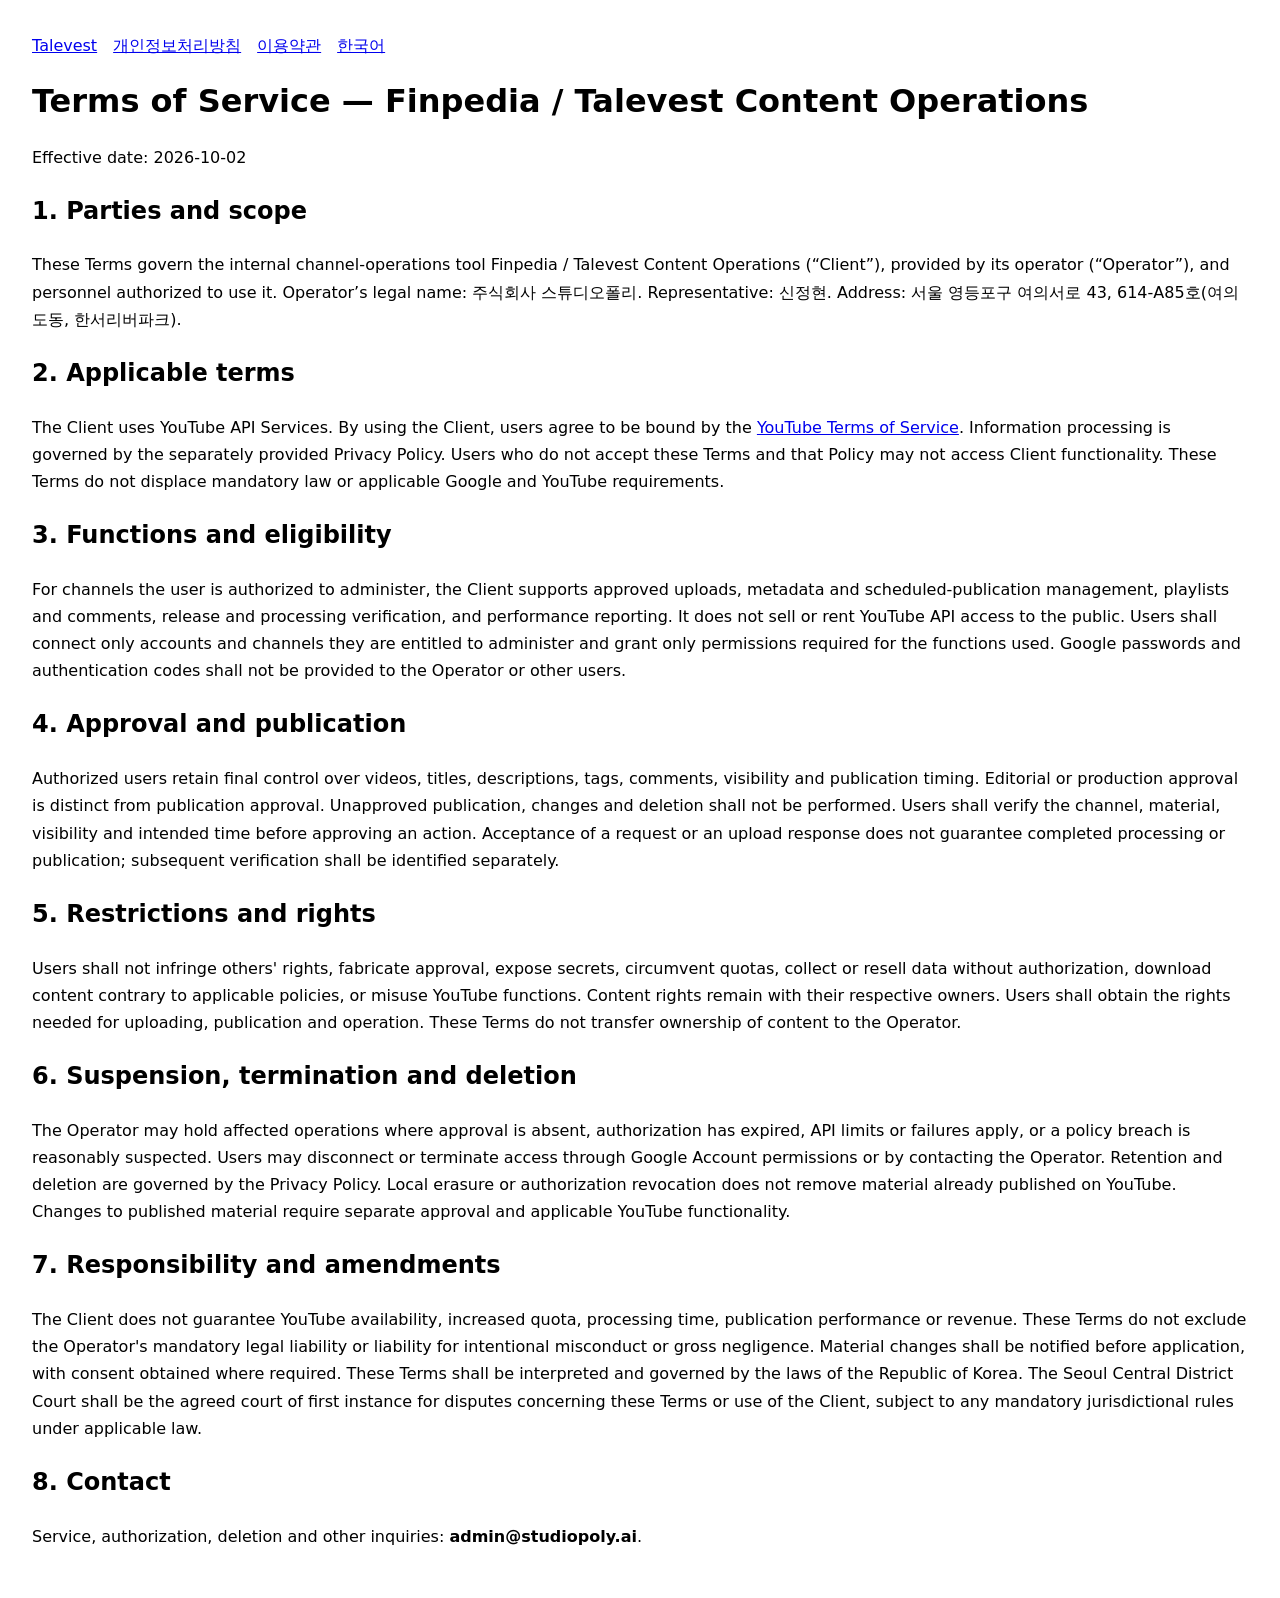
<file: terms/en/index.html>
<!doctype html>
<html lang="en"><head><meta charset="utf-8"><meta name="viewport" content="width=device-width, initial-scale=1"><title>Terms of Service — Finpedia / Talevest Content Operations</title><link rel="stylesheet" href="/brand.css"><style>body{font-family:system-ui,sans-serif;line-height:1.7;margin:0}main{max-width:80rem;margin:auto;padding:2rem}nav{display:flex;gap:1rem;flex-wrap:wrap}h1{line-height:1.3}.table-scroll{overflow-x:auto}table{border-collapse:collapse;width:100%}th,td{border:1px solid currentColor;padding:.6rem;vertical-align:top;text-align:left}td{min-width:10rem}a{overflow-wrap:anywhere}</style></head><body><main><nav aria-label="Policy navigation"><a href="/">Talevest</a><a href="/privacy/">개인정보처리방침</a><a href="/terms/">이용약관</a><a href="/terms/">한국어</a></nav>
<h1>Terms of Service — Finpedia / Talevest Content Operations</h1>
<p>Effective date: 2026-10-02</p>
<h2>1. Parties and scope</h2>
<p>These Terms govern the internal channel-operations tool Finpedia / Talevest Content Operations (“Client”), provided by its operator (“Operator”), and personnel authorized to use it. Operator’s legal name: 주식회사 스튜디오폴리. Representative: 신정현. Address: 서울 영등포구 여의서로 43, 614-A85호(여의도동, 한서리버파크).</p>
<h2>2. Applicable terms</h2>
<p>The Client uses YouTube API Services. By using the Client, users agree to be bound by the <a href="https://www.youtube.com/t/terms">YouTube Terms of Service</a>. Information processing is governed by the separately provided Privacy Policy. Users who do not accept these Terms and that Policy may not access Client functionality. These Terms do not displace mandatory law or applicable Google and YouTube requirements.</p>
<h2>3. Functions and eligibility</h2>
<p>For channels the user is authorized to administer, the Client supports approved uploads, metadata and scheduled-publication management, playlists and comments, release and processing verification, and performance reporting. It does not sell or rent YouTube API access to the public. Users shall connect only accounts and channels they are entitled to administer and grant only permissions required for the functions used. Google passwords and authentication codes shall not be provided to the Operator or other users.</p>
<h2>4. Approval and publication</h2>
<p>Authorized users retain final control over videos, titles, descriptions, tags, comments, visibility and publication timing. Editorial or production approval is distinct from publication approval. Unapproved publication, changes and deletion shall not be performed. Users shall verify the channel, material, visibility and intended time before approving an action. Acceptance of a request or an upload response does not guarantee completed processing or publication; subsequent verification shall be identified separately.</p>
<h2>5. Restrictions and rights</h2>
<p>Users shall not infringe others&#x27; rights, fabricate approval, expose secrets, circumvent quotas, collect or resell data without authorization, download content contrary to applicable policies, or misuse YouTube functions. Content rights remain with their respective owners. Users shall obtain the rights needed for uploading, publication and operation. These Terms do not transfer ownership of content to the Operator.</p>
<h2>6. Suspension, termination and deletion</h2>
<p>The Operator may hold affected operations where approval is absent, authorization has expired, API limits or failures apply, or a policy breach is reasonably suspected. Users may disconnect or terminate access through Google Account permissions or by contacting the Operator. Retention and deletion are governed by the Privacy Policy. Local erasure or authorization revocation does not remove material already published on YouTube. Changes to published material require separate approval and applicable YouTube functionality.</p>
<h2>7. Responsibility and amendments</h2>
<p>The Client does not guarantee YouTube availability, increased quota, processing time, publication performance or revenue. These Terms do not exclude the Operator&#x27;s mandatory legal liability or liability for intentional misconduct or gross negligence. Material changes shall be notified before application, with consent obtained where required. These Terms shall be interpreted and governed by the laws of the Republic of Korea. The Seoul Central District Court shall be the agreed court of first instance for disputes concerning these Terms or use of the Client, subject to any mandatory jurisdictional rules under applicable law.</p>
<h2>8. Contact</h2>
<p>Service, authorization, deletion and other inquiries: <strong>admin@studiopoly.ai</strong>.</p>
</main></body></html>
</file>
<file: brand.css>
/* Generated from config/brand.yaml; do not edit. */
:root{--ink:#0E1116;--surface:#171B22;--line:#232932;--text:#E8EAEE;--muted:#B4BBC7;--subtle:#8A93A3;--gold:#F0C45E;--font:'Pretendard',system-ui,sans-serif;--display-weight:800;--body-weight:400;--leading:1.45;--display-leading:1.1;--tracking:-0.02em;--gutter:20.0px;--page-pad:40.0px;--section-gap:80px;--max-width:1200.0px;--hero-size:64.0px;--title-size:42.0px;--body-size:16.0px;}
</file>
<file: styles.css>
@font-face{font-family:Pretendard;src:url(assets/Pretendard-Regular.woff2) format('woff2');font-weight:400;font-display:swap}@font-face{font-family:Pretendard;src:url(assets/Pretendard-ExtraBold.woff2) format('woff2');font-weight:800;font-display:swap}*{box-sizing:border-box}html{scroll-behavior:smooth;scroll-padding-top:var(--gutter)}body{margin:0;background:var(--ink);color:var(--text);font-family:var(--font);font-size:var(--body-size);line-height:var(--leading);word-break:keep-all}a{color:inherit;text-decoration:none}button,input{font:inherit}button,a,input{touch-action:manipulation}a:focus-visible,button:focus-visible{outline:2px solid var(--gold);outline-offset:5px}a:hover{color:var(--gold)}.shell{max-width:var(--max-width);margin:auto;padding-inline:var(--page-pad)}.preview-note{background:var(--surface);color:var(--muted);text-align:center;font-size:.72rem;letter-spacing:.12em;padding:.55rem 1rem}.preview-note span{margin-left:1rem;letter-spacing:0}.header{height:110px;display:flex;align-items:center;justify-content:space-between;border-bottom:1px solid var(--line)}.wordmark{font-weight:800;font-size:1.8rem;letter-spacing:.06em}.wordmark span{display:block;font-size:.65rem;font-weight:400;letter-spacing:.08em;color:var(--muted)}nav{display:flex;gap:2rem;font-size:.86rem}.text-link{font-size:.83rem;border-bottom:1px solid var(--muted);padding-bottom:.3rem}.hero{display:grid;grid-template-columns:1.12fr 1fr;gap:var(--gutter);padding-block:var(--section-gap);min-height:700px;align-items:center}.eyebrow{font-size:.65rem;color:var(--gold);letter-spacing:.18em;font-weight:800;margin:0 0 1.5rem}h1,h2,h3,p{margin-top:0}h1{font-size:clamp(2.8rem,4.8vw,var(--hero-size));font-weight:var(--display-weight);line-height:1.14;letter-spacing:var(--tracking);margin-bottom:1.7rem}h1 em{font-style:normal;color:var(--gold)}.hero-intro{font-size:1rem;color:var(--muted);line-height:1.8}.hero-actions{display:flex;align-items:center;gap:1.7rem;margin-top:2.2rem;flex-wrap:wrap}.button{background:var(--text);color:var(--ink);padding:.9rem 1.3rem;font-size:.88rem;font-weight:800;display:flex;gap:2rem}.button:hover{background:var(--gold);color:var(--ink)}.quiet-link{font-size:.85rem;text-decoration:underline;text-underline-offset:.4em}.hero-art{position:relative;padding-top:1rem;align-self:stretch;display:flex;flex-direction:column;justify-content:center}.art-overline{font-size:.58rem;letter-spacing:.15em;color:var(--subtle);display:block;text-align:center}.portrait{overflow:hidden;aspect-ratio:1/1;display:flex;align-items:flex-end;border-bottom:1px solid var(--gold);background:radial-gradient(ellipse at 50% 65%,var(--surface),var(--ink) 70%)}.portrait img{width:100%;height:100%;object-fit:contain;object-position:center bottom}.art-caption{font-size:.76rem;color:var(--muted);display:flex;justify-content:space-between;margin-top:1.1rem;gap:1rem}.art-caption span{font-size:.58rem;letter-spacing:.1em;color:var(--gold)}h2{font-size:clamp(1.8rem,3vw,var(--title-size));letter-spacing:var(--tracking);font-weight:800;line-height:1.2;margin-bottom:1.2rem}.stories{padding-block:var(--section-gap);border-top:1px solid var(--line)}.section-heading{display:flex;justify-content:space-between;gap:2rem;align-items:flex-end}.filters{display:flex;gap:.4rem;margin-bottom:1.2rem;flex-wrap:wrap}.filters button{background:none;color:var(--muted);border:1px solid var(--line);padding:.6rem .9rem;font-size:.78rem;cursor:pointer}.filters button[aria-pressed=true]{color:var(--ink);background:var(--text)}.data-state{font-size:.71rem;color:var(--subtle);margin:1rem 0 2rem}.video-list{display:grid;grid-template-columns:repeat(3,minmax(0,1fr));gap:var(--gutter)}.video-card{border-top:1px solid var(--line);padding:1.5rem 0;min-height:195px;display:flex;flex-direction:column}.video-card.featured{border-top-color:var(--gold)}.video-meta{display:flex;justify-content:space-between;color:var(--subtle);font-size:.66rem;gap:.5rem;margin-bottom:1rem}.video-card.featured .video-kind{color:var(--gold)}.video-card h3{font-size:1.2rem;line-height:1.5;font-weight:800;margin-bottom:1rem}.video-card .watch{margin-top:auto;color:var(--muted);font-size:.72rem}.video-card a{display:flex;height:100%;flex-direction:column}.about{background:var(--surface);padding-block:var(--section-gap)}.about-grid{display:grid;grid-template-columns:1fr 1.2fr;gap:var(--section-gap)}.about-lead{font-size:1.18rem;line-height:1.8}.principles article{display:flex;gap:1.5rem;padding-top:1.5rem;border-top:1px solid var(--line);margin-top:1.5rem}.principles article>span{color:var(--gold);font-size:.7rem;letter-spacing:.1em}.principles h3{font-size:1rem;margin-bottom:.5rem}.principles p{font-size:.85rem;color:var(--muted);margin:0}.connect{padding-block:var(--section-gap);display:grid;grid-template-columns:1.2fr 1fr;gap:var(--section-gap)}.connect p{color:var(--muted);font-size:.9rem;line-height:1.8}.connect .eyebrow{font-size:.65rem;color:var(--gold)}form{margin-top:2rem}label{display:block;font-size:.73rem;color:var(--muted);margin-bottom:.6rem}.form-row{display:flex;border-bottom:1px solid var(--subtle);padding-bottom:.5rem;gap:1rem}input{background:transparent;border:0;color:var(--muted);padding:.6rem 0;min-width:0;flex:1}button:disabled{cursor:not-allowed;background:var(--surface);color:var(--subtle);border:1px solid var(--line);padding:.6rem 1rem}.connect .small{font-size:.68rem;margin-top:.8rem}.business{border-left:1px solid var(--line);padding-left:var(--page-pad)}.business h2{font-size:1.7rem}.business .contact-status{margin:2.5rem 0 1.5rem;font-size:.82rem}.footer{display:flex;border-top:1px solid var(--line);padding-block:2rem;justify-content:space-between;align-items:center;gap:2rem}.footer-brand{font-weight:800;letter-spacing:.12em}.footer p,.footer a{font-size:.65rem;color:var(--subtle);margin:0}.skip{position:absolute;top:-100px}.skip:focus{top:10px;background:var(--text);color:var(--ink);padding:1rem;z-index:10}@media(max-width:760px){.shell{padding-inline:var(--gutter)}.header{height:88px}nav{gap:1rem;font-size:.76rem}.header>.text-link{display:none}.wordmark{font-size:1.35rem}.hero{grid-template-columns:1fr;padding-block:3rem;gap:2rem}.hero-art{max-width:420px;width:100%;margin:auto}.hero-art .portrait{max-height:380px}.section-heading{display:block}.stories,.about,.connect{padding-block:3rem}.video-list{grid-template-columns:1fr}.video-card{min-height:145px}.about-grid,.connect{grid-template-columns:1fr;gap:2rem}.business{border-left:0;border-top:1px solid var(--line);padding:2rem 0 0}.footer{align-items:flex-start;flex-wrap:wrap}.preview-note span{display:block;margin:0}.hero-actions{gap:1.2rem}.art-caption{font-size:.66rem}}@media(prefers-reduced-motion:reduce){html{scroll-behavior:auto}}

.newsletter-frame{display:block;width:100%;height:1100px;border:0;margin-top:2rem;background:var(--text)}

@media(max-width:760px){.newsletter-frame{height:1550px}}
</file>
